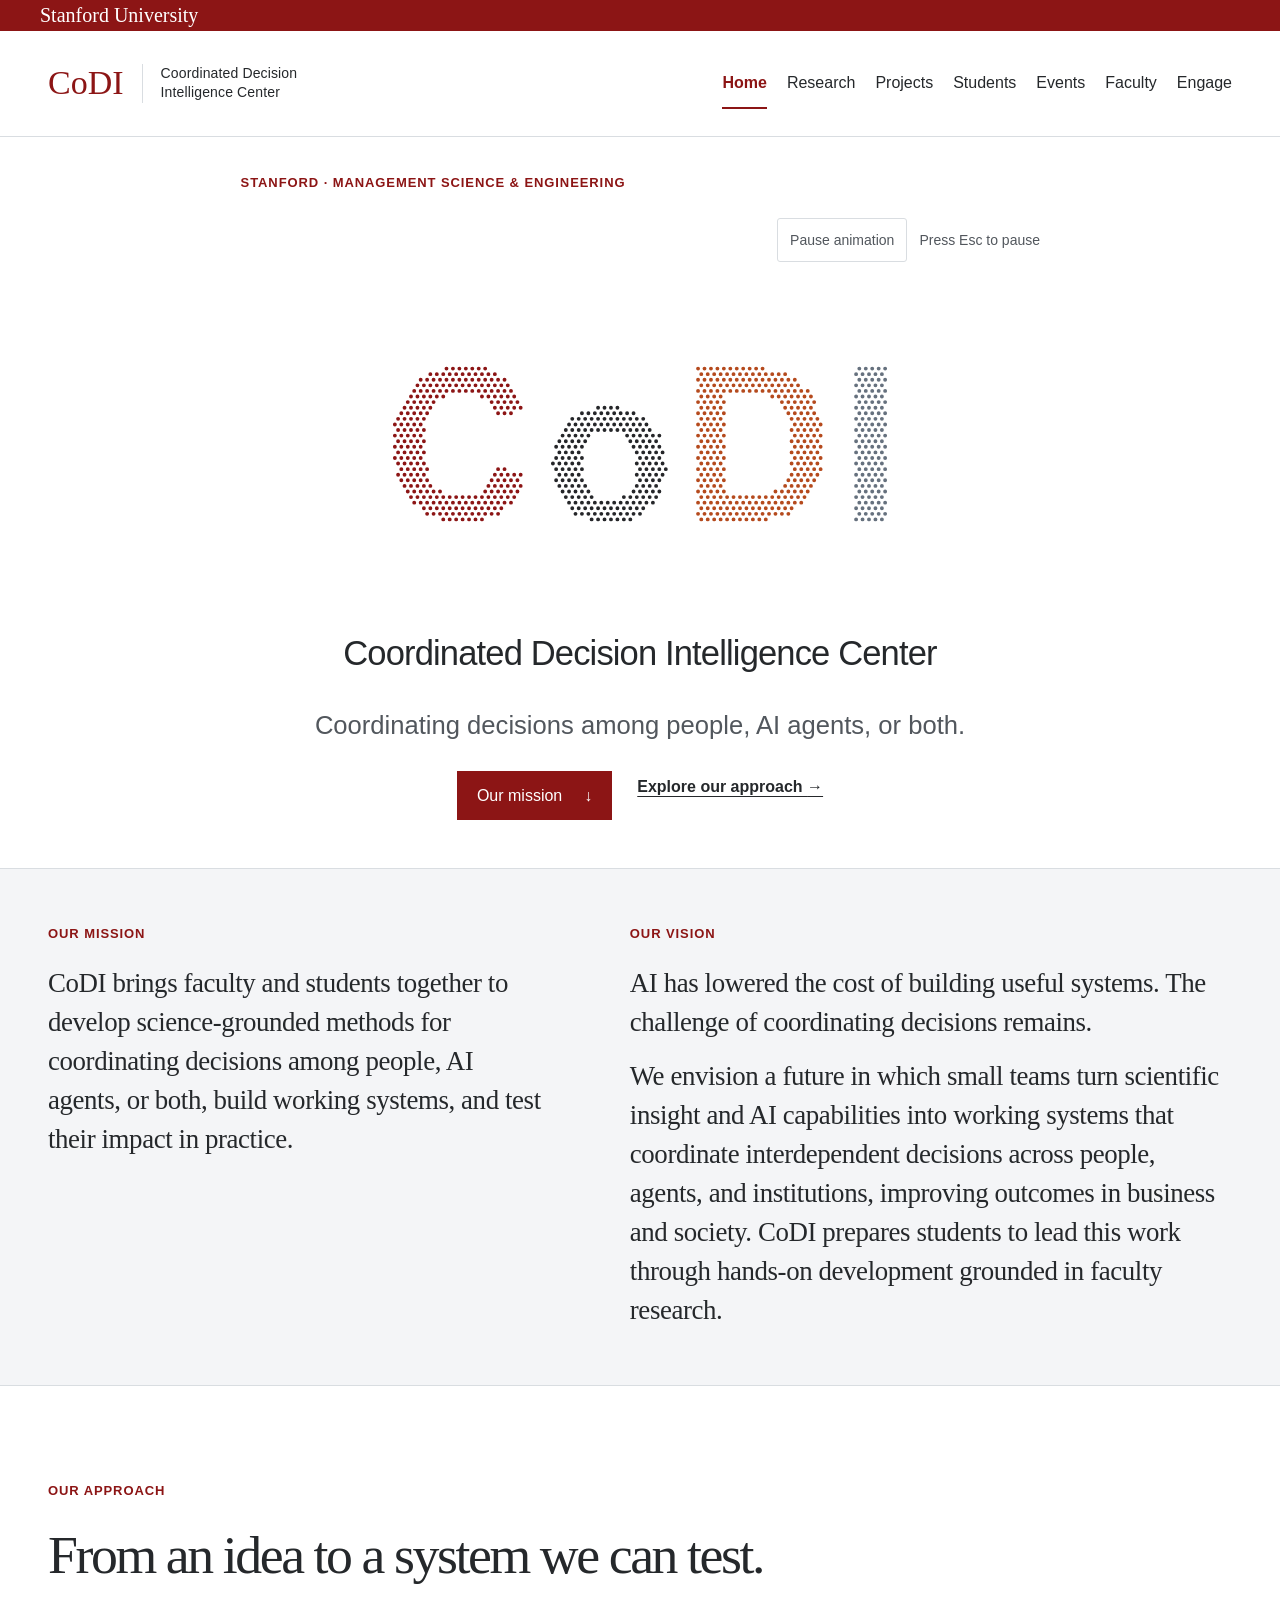
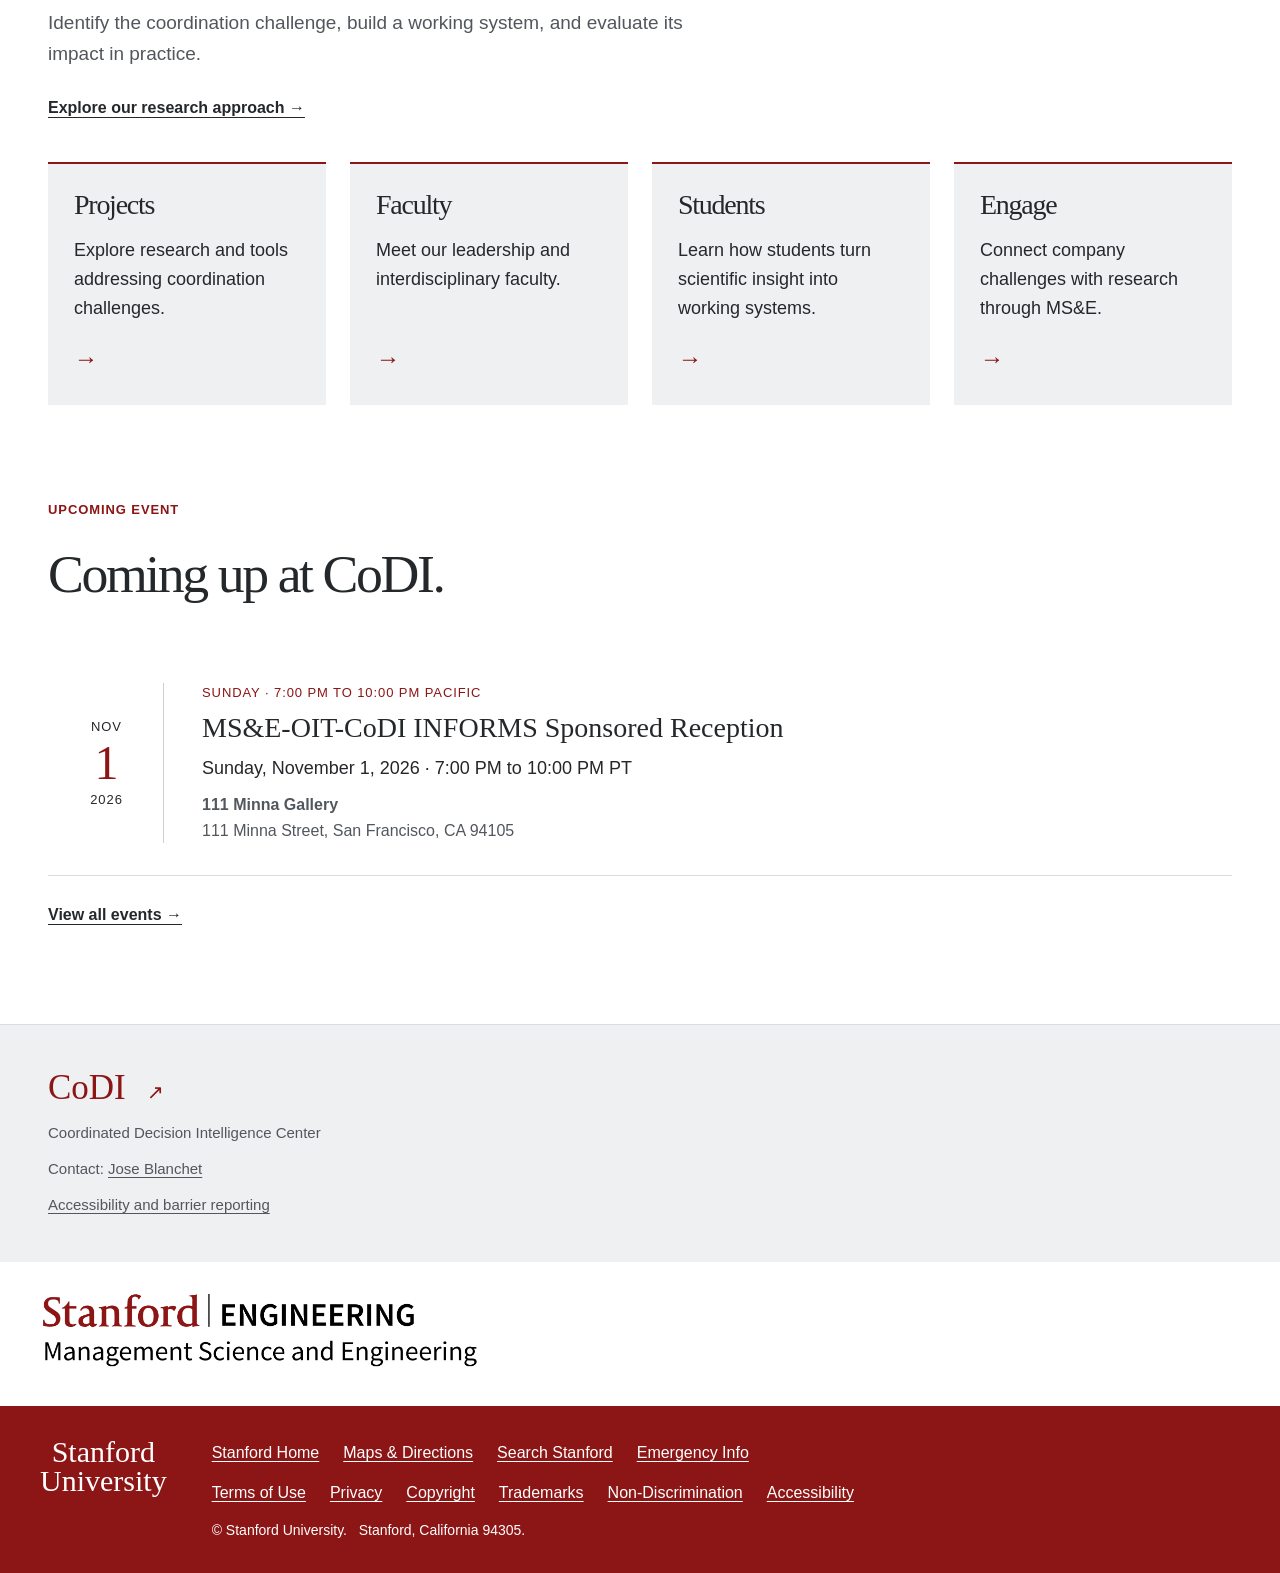
<file: index.html>
<!doctype html>
<html lang="en">
<head>
  <meta charset="utf-8">
  <meta name="viewport" content="width=device-width, initial-scale=1">
  <meta name="description" content="CoDI, the Coordinated Decision Intelligence Center at Stanford, develops science-grounded solutions to coordination challenges.">
  <title>Home | CoDI</title>
  <link rel="stylesheet" href="styles.css?v=mse-footer-20261024">
  <script src="site.js" defer></script>
  <script src="coordination/points.js" defer></script>
  <script src="hero-animation.js?v=opening-20261027" defer></script>
</head>
<body id="top" data-page="home" data-home="./">
  <a class="skip-link" href="#main">Skip to main content</a>
  <div class="stanford-identity"><div class="institution-wrap"><a class="stanford-signature" href="https://www.stanford.edu">Stanford University</a></div></div>
  <header class="site-header">
    <div class="wrap header-inner">
      <a class="brand" href="./" aria-label="CoDI home">
        <span class="brand-name">CoDI<span class="brand-sub">Coordinated Decision <br>Intelligence Center</span></span>
      </a>
      <button class="menu-toggle" type="button" aria-expanded="false" aria-controls="primary-nav" hidden>Menu <span aria-hidden="true">+</span></button>
      <nav id="primary-nav" aria-label="Main navigation"><a href="./" aria-current="page">Home</a><a href="research/">Research</a><a href="projects/">Projects</a><a href="students/">Students</a><a href="events/">Events</a><a href="faculty/">Faculty</a><a href="engage/">Engage</a></nav>
    </div>
  </header>
  <main id="main" tabindex="-1">
    <section class="hero identity-hero wrap" id="about" aria-labelledby="hero-heading">
      <div class="hero-copy">
        <p class="eyebrow">Stanford · Management Science &amp; Engineering</p>
        <div class="hero-motion" id="hero-motion">
          <div class="motion-controls"><button class="motion-toggle" aria-controls="hero-coordination" id="hero-motion-toggle" type="button" hidden>Pause animation</button><span class="motion-help">Press Esc to pause</span></div>
          <h1 id="hero-heading"><span class="hero-word">CoDI</span><canvas id="hero-coordination" aria-hidden="true" hidden></canvas></h1>
        </div>
        <p class="center-name">Coordinated Decision Intelligence Center</p>
        <p class="hero-lead">Coordinating decisions among people, AI agents, or both.</p>
        <div class="hero-actions"><a class="button primary" href="#mission">Our mission <span aria-hidden="true">↓</span></a><a class="text-link" href="research/#research">Explore our approach <span aria-hidden="true">→</span></a></div>
      </div>
    </section>
    <div class="purpose-band">
      <div class="wrap purpose-grid">
        <section class="mission-copy" id="mission" aria-labelledby="mission-heading">
          <h2 id="mission-heading">Our mission</h2>
          <p>CoDI brings faculty and students together to develop science-grounded methods for coordinating decisions among people, AI agents, or both, build working systems, and test their impact in practice.</p>
        </section>
        <section class="vision-copy" id="vision" aria-labelledby="vision-heading">
          <h2 id="vision-heading">Our vision</h2>
          <p>AI has lowered the cost of building useful systems. The challenge of coordinating decisions remains.</p>
          <p>We envision a future in which small teams turn scientific insight and AI capabilities into working systems that coordinate interdependent decisions across people, agents, and institutions, improving outcomes in business and society. CoDI prepares students to lead this work through hands-on development grounded in faculty research.</p>
        </section>
      </div>
    </div>
<section class="section wrap home-approach" aria-labelledby="approach-heading"><div class="section-heading"><p class="eyebrow">Our approach</p><h2 id="approach-heading">From an idea to a system we can test.</h2><p>Identify the coordination challenge, build a working system, and evaluate its impact in practice.</p></div><a class="text-link" href="research/#research">Explore our research approach →</a></section>
<section class="home-explore wrap" aria-label="Explore CoDI"><a href="projects/#projects"><h2>Projects</h2><p>Explore research and tools addressing coordination challenges.</p><span aria-hidden="true">→</span></a><a href="faculty/#people"><h2>Faculty</h2><p>Meet our leadership and interdisciplinary faculty.</p><span aria-hidden="true">→</span></a><a href="students/#students"><h2>Students</h2><p>Learn how students turn scientific insight into working systems.</p><span aria-hidden="true">→</span></a><a href="engage/#engage"><h2>Engage</h2><p>Connect company challenges with research through MS&amp;E.</p><span aria-hidden="true">→</span></a></section>
<section class="section wrap" aria-labelledby="upcoming-heading"><div class="section-heading"><p class="eyebrow">Upcoming event</p><h2 id="upcoming-heading">Coming up at CoDI.</h2></div><article class="event" id="event-informs-reception"><div class="event-date"><span>NOV</span><strong>1</strong><span>2026</span></div><div><p class="event-status">Sunday · 7:00 PM to 10:00 PM Pacific</p><h3>MS&amp;E-OIT-CoDI INFORMS Sponsored Reception</h3><p>Sunday, November 1, 2026 · <time datetime="2026-11-01T19:00:00-08:00">7:00 PM</time> to <time datetime="2026-11-01T22:00:00-08:00">10:00 PM PT</time></p><p class="event-meta"><strong>111 Minna Gallery</strong><br>111 Minna Street, San Francisco, CA 94105</p></div></article><p class="home-event-link"><a class="text-link" href="events/#events">View all events →</a></p></section>  </main>
  <footer class="local-footer"><div class="wrap footer-inner"><div><a class="footer-brand" href="./">CoDI <span aria-hidden="true">↗</span></a><p>Coordinated Decision Intelligence Center</p><p>Contact: <a href="mailto:jose.blanchet@stanford.edu">Jose Blanchet</a></p><p><a href="https://www.stanford.edu/site/accessibility">Accessibility and barrier reporting</a></p></div></div></footer>
<div class="department-affiliation"><div class="institution-wrap"><a href="https://msande.stanford.edu/" aria-label="Stanford Management Science and Engineering"><img src="media/mse-logo.png" width="6671" height="1216" loading="lazy" decoding="async" alt="Stanford Management Science &amp; Engineering"></a></div></div>
<footer class="stanford-global"><div class="institution-wrap"><a class="stanford-signature" href="https://www.stanford.edu">Stanford<br>University</a><div><nav aria-label="Stanford resources"><ul><li><a href="https://www.stanford.edu">Stanford Home</a></li><li><a href="https://visit.stanford.edu/plan/">Maps &amp; Directions</a></li><li><a href="https://www.stanford.edu/search/">Search Stanford</a></li><li><a href="https://emergency.stanford.edu">Emergency Info</a></li></ul><ul><li><a href="https://www.stanford.edu/site/terms/">Terms of Use</a></li><li><a href="https://www.stanford.edu/site/privacy/">Privacy</a></li><li><a href="https://uit.stanford.edu/security/copyright-infringement">Copyright</a></li><li><a href="https://adminguide.stanford.edu/chapter-1/subchapter-5/policy-1-5-4">Trademarks</a></li><li><a href="https://studentservices.stanford.edu/more-resources/student-policies/non-academic/non-discrimination">Non-Discrimination</a></li><li><a href="https://www.stanford.edu/site/accessibility">Accessibility</a></li></ul></nav><p>© Stanford University. &nbsp; Stanford, California 94305.</p></div></div></footer>
</body>
</html>
</file>
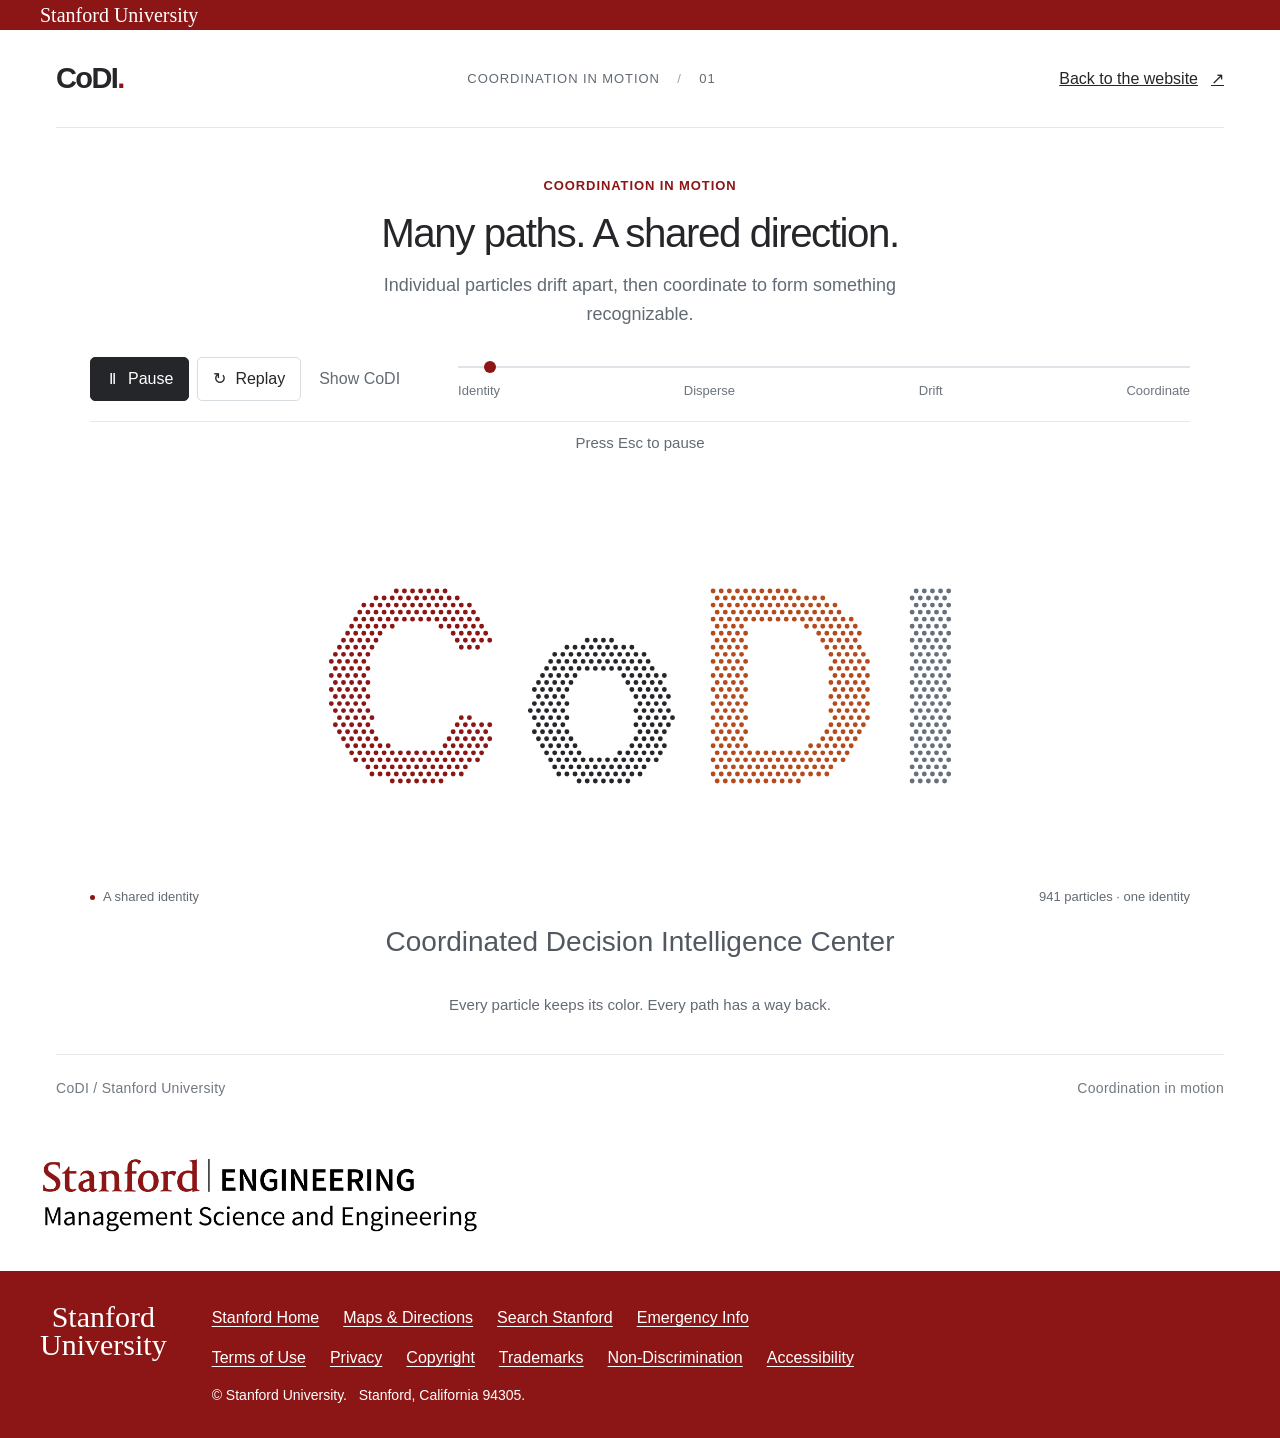
<file: coordination/index.html>
<!doctype html>
<html lang="en">
<head>
  <meta charset="utf-8">
  <meta name="viewport" content="width=device-width,initial-scale=1">
  <meta name="theme-color" content="#ffffff">
  <meta name="description" content="A CoDI motion study: individual particles find a shared direction.">
  <title>CoDI — Coordination in motion</title>
  <link rel="stylesheet" href="styles.css?v=mse-footer-20261024">
  <script src="points.js" defer></script>
  <script src="animation.js" defer></script>
</head>
<body><a class="study-skip" href="#study-main">Skip to main content</a><div class="stanford-identity"><div class="institution-wrap"><a class="stanford-signature" href="https://www.stanford.edu">Stanford University</a></div></div>
  <main class="study" id="study-main" tabindex="-1">
    <header class="masthead">
      <a class="wordmark" href="../" aria-label="Back to the CoDI website">CoDI<span class="wordmark-dot" aria-hidden="true">.</span></a>
      <span class="study-label">Coordination in motion <span aria-hidden="true">/</span> 01</span>
      <a class="back-link" href="../">Back to the website <span aria-hidden="true">↗</span></a>
    </header>

    <section class="intro" aria-labelledby="study-title">
      <p class="eyebrow">Coordination in motion</p>
      <h1 id="study-title">Many paths. A shared direction.</h1>
      <p class="intro-copy">Individual particles drift apart, then coordinate to form something recognizable.</p>
    </section>

    <section class="motion" aria-label="Coordination animation">
      <div class="playback" aria-label="Animation controls">
        <div class="playback-buttons">
          <button id="toggle" class="button primary" type="button" aria-label="Pause animation"><span id="toggle-icon" aria-hidden="true">Ⅱ</span><span id="toggle-text">Pause</span></button>
          <button id="replay" class="button" type="button"><span aria-hidden="true">↻</span> Replay</button>
          <button id="show-word" class="button text-button" type="button">Show CoDI</button>
        </div>
        <div class="timeline">
          <label for="scrub" class="sr-only">Animation position</label>
          <input type="range" id="scrub" min="0" max="1000" step="1" value="0" aria-valuetext="A shared identity">
          <div class="timeline-labels" aria-hidden="true"><span>Identity</span><span>Disperse</span><span>Drift</span><span>Coordinate</span></div>
        </div>
      </div>
      <p class="motion-help">Press Esc to pause</p>
      <div class="canvas-wrap">
        <canvas id="coordination" aria-label="Colored particles form CoDI, spread into a ring, drift, and return to CoDI." role="img">CoDI — Coordinated Decision Intelligence Center</canvas>
        <p id="canvas-fallback" class="canvas-fallback" hidden>CoDI</p>
        <div class="stage-note"><span class="live-dot" aria-hidden="true"></span><span id="phase-label">A shared identity</span></div>
        <span class="particle-note" aria-hidden="true">941 particles · one identity</span>
      </div>
      <p class="center-name">Coordinated Decision Intelligence Center</p>

      <p id="motion-note" class="motion-note">Every particle keeps its color. Every path has a way back.</p>
      <p id="status" class="sr-only" role="status" aria-live="polite"></p>
    </section>
    <footer><span>CoDI / Stanford University</span><span>Coordination in motion</span></footer>
  </main>
<div class="department-affiliation"><div class="institution-wrap"><a href="https://msande.stanford.edu/" aria-label="Stanford Management Science and Engineering"><img src="../media/mse-logo.png" width="6671" height="1216" loading="lazy" decoding="async" alt="Stanford Management Science &amp; Engineering"></a></div></div>
<footer class="stanford-global"><div class="institution-wrap"><a class="stanford-signature" href="https://www.stanford.edu">Stanford<br>University</a><div><nav aria-label="Stanford resources"><ul><li><a href="https://www.stanford.edu">Stanford Home</a></li><li><a href="https://visit.stanford.edu/plan/">Maps &amp; Directions</a></li><li><a href="https://www.stanford.edu/search/">Search Stanford</a></li><li><a href="https://emergency.stanford.edu">Emergency Info</a></li></ul><ul><li><a href="https://www.stanford.edu/site/terms/">Terms of Use</a></li><li><a href="https://www.stanford.edu/site/privacy/">Privacy</a></li><li><a href="https://uit.stanford.edu/security/copyright-infringement">Copyright</a></li><li><a href="https://adminguide.stanford.edu/chapter-1/subchapter-5/policy-1-5-4">Trademarks</a></li><li><a href="https://studentservices.stanford.edu/more-resources/student-policies/non-academic/non-discrimination">Non-Discrimination</a></li><li><a href="https://www.stanford.edu/site/accessibility">Accessibility</a></li></ul></nav><p>© Stanford University. &nbsp; Stanford, California 94305.</p></div></div></footer>
</body>
</html>
</file>
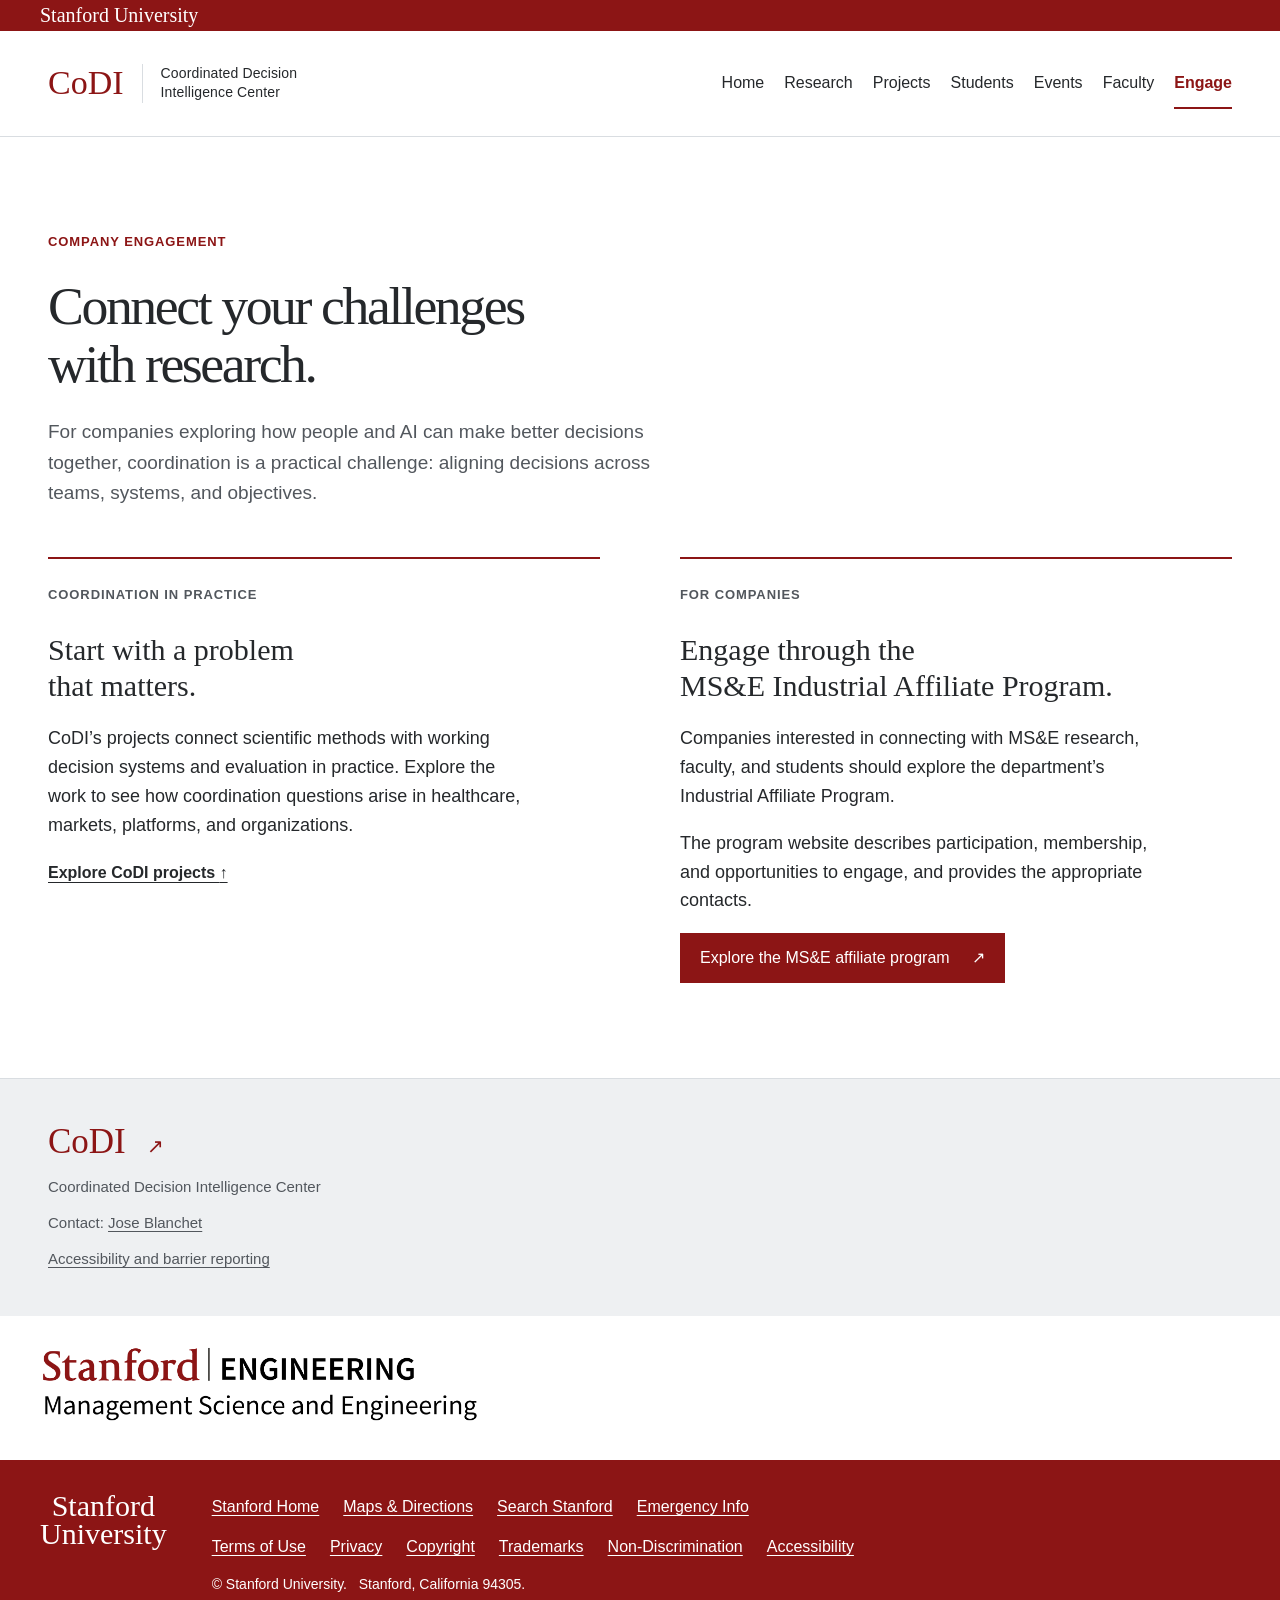
<file: engage/index.html>
<!doctype html>
<html lang="en">
<head>
  <meta charset="utf-8">
  <meta name="viewport" content="width=device-width, initial-scale=1">
  <meta name="description" content="CoDI, the Coordinated Decision Intelligence Center at Stanford, develops science-grounded solutions to coordination challenges.">
  <title>Engage | CoDI</title>
  <link rel="stylesheet" href="../styles.css?v=mse-footer-20261024">
  <script src="../site.js" defer></script>
</head>
<body id="top" data-page="engage" data-home="../">
  <a class="skip-link" href="#main">Skip to main content</a>
  <div class="stanford-identity"><div class="institution-wrap"><a class="stanford-signature" href="https://www.stanford.edu">Stanford University</a></div></div>
  <header class="site-header">
    <div class="wrap header-inner">
      <a class="brand" href="../" aria-label="CoDI home">
        <span class="brand-name">CoDI<span class="brand-sub">Coordinated Decision <br>Intelligence Center</span></span>
      </a>
      <button class="menu-toggle" type="button" aria-expanded="false" aria-controls="primary-nav" hidden>Menu <span aria-hidden="true">+</span></button>
      <nav id="primary-nav" aria-label="Main navigation"><a href="../">Home</a><a href="../research/">Research</a><a href="../projects/">Projects</a><a href="../students/">Students</a><a href="../events/">Events</a><a href="../faculty/">Faculty</a><a href="../engage/" aria-current="page">Engage</a></nav>
    </div>
  </header>
  <main id="main" tabindex="-1">    <section class="section wrap" id="engage" aria-labelledby="engage-heading">
      <div class="section-heading"><p class="eyebrow">Company engagement</p><h1 id="engage-heading">Connect your challenges<br>with research.</h1><p>For companies exploring how people and AI can make better decisions together, coordination is a practical challenge: aligning decisions across teams, systems, and objectives.</p></div>
      <div class="engage-grid">
        <article><span class="small-label">Coordination in practice</span><h3>Start with a problem<br>that matters.</h3><p>CoDI’s projects connect scientific methods with working decision systems and evaluation in practice. Explore the work to see how coordination questions arise in healthcare, markets, platforms, and organizations.</p><a class="text-link" href="../projects/#projects">Explore CoDI projects <span aria-hidden="true">↑</span></a></article>
        <article><span class="small-label">For companies</span><h3>Engage through the<br>MS&amp;E Industrial Affiliate Program.</h3><p>Companies interested in connecting with MS&amp;E research, faculty, and students should explore the department’s Industrial Affiliate Program.</p><p>The program website describes participation, membership, and opportunities to engage, and provides the appropriate contacts.</p><a class="button primary" href="https://msandeaffiliates.stanford.edu/">Explore the MS&amp;E affiliate program <span aria-hidden="true">↗</span></a></article>
      </div>
    </section>
  </main>
  <footer class="local-footer"><div class="wrap footer-inner"><div><a class="footer-brand" href="../">CoDI <span aria-hidden="true">↗</span></a><p>Coordinated Decision Intelligence Center</p><p>Contact: <a href="mailto:jose.blanchet@stanford.edu">Jose Blanchet</a></p><p><a href="https://www.stanford.edu/site/accessibility">Accessibility and barrier reporting</a></p></div></div></footer>
<div class="department-affiliation"><div class="institution-wrap"><a href="https://msande.stanford.edu/" aria-label="Stanford Management Science and Engineering"><img src="../media/mse-logo.png" width="6671" height="1216" loading="lazy" decoding="async" alt="Stanford Management Science &amp; Engineering"></a></div></div>
<footer class="stanford-global"><div class="institution-wrap"><a class="stanford-signature" href="https://www.stanford.edu">Stanford<br>University</a><div><nav aria-label="Stanford resources"><ul><li><a href="https://www.stanford.edu">Stanford Home</a></li><li><a href="https://visit.stanford.edu/plan/">Maps &amp; Directions</a></li><li><a href="https://www.stanford.edu/search/">Search Stanford</a></li><li><a href="https://emergency.stanford.edu">Emergency Info</a></li></ul><ul><li><a href="https://www.stanford.edu/site/terms/">Terms of Use</a></li><li><a href="https://www.stanford.edu/site/privacy/">Privacy</a></li><li><a href="https://uit.stanford.edu/security/copyright-infringement">Copyright</a></li><li><a href="https://adminguide.stanford.edu/chapter-1/subchapter-5/policy-1-5-4">Trademarks</a></li><li><a href="https://studentservices.stanford.edu/more-resources/student-policies/non-academic/non-discrimination">Non-Discrimination</a></li><li><a href="https://www.stanford.edu/site/accessibility">Accessibility</a></li></ul></nav><p>© Stanford University. &nbsp; Stanford, California 94305.</p></div></div></footer>
</body>
</html>
</file>
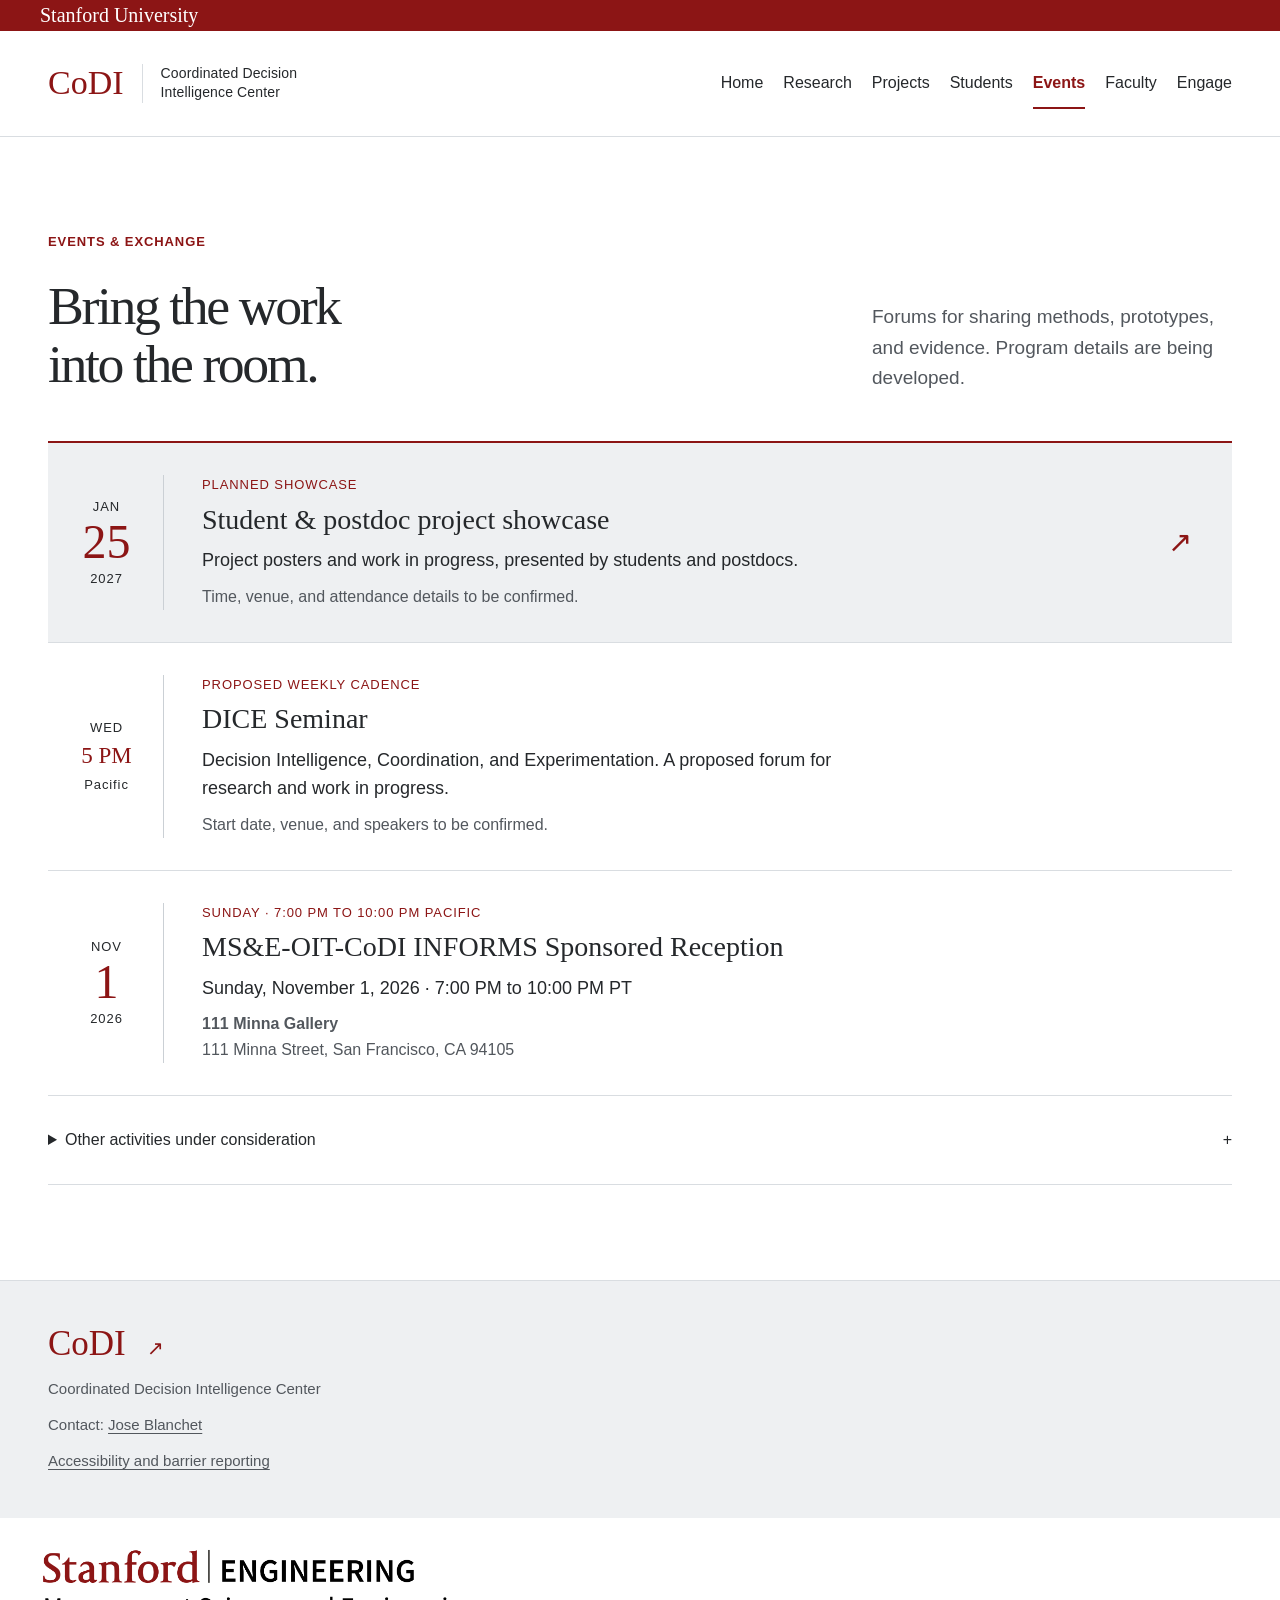
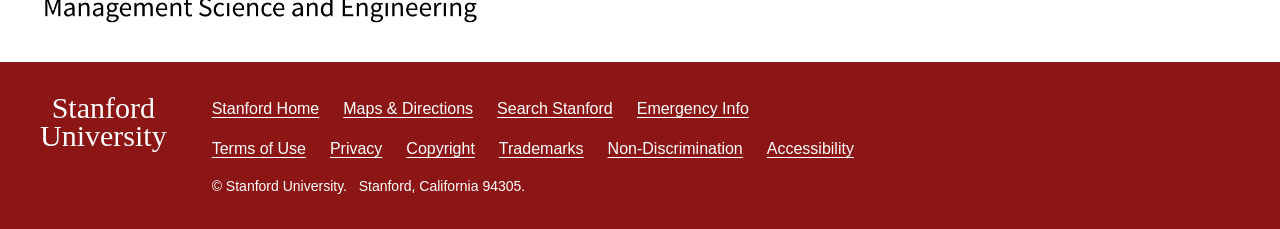
<file: events/index.html>
<!doctype html>
<html lang="en">
<head>
  <meta charset="utf-8">
  <meta name="viewport" content="width=device-width, initial-scale=1">
  <meta name="description" content="CoDI, the Coordinated Decision Intelligence Center at Stanford, develops science-grounded solutions to coordination challenges.">
  <title>Events | CoDI</title>
  <link rel="stylesheet" href="../styles.css?v=mse-footer-20261024">
  <script src="../site.js" defer></script>
</head>
<body id="top" data-page="events" data-home="../">
  <a class="skip-link" href="#main">Skip to main content</a>
  <div class="stanford-identity"><div class="institution-wrap"><a class="stanford-signature" href="https://www.stanford.edu">Stanford University</a></div></div>
  <header class="site-header">
    <div class="wrap header-inner">
      <a class="brand" href="../" aria-label="CoDI home">
        <span class="brand-name">CoDI<span class="brand-sub">Coordinated Decision <br>Intelligence Center</span></span>
      </a>
      <button class="menu-toggle" type="button" aria-expanded="false" aria-controls="primary-nav" hidden>Menu <span aria-hidden="true">+</span></button>
      <nav id="primary-nav" aria-label="Main navigation"><a href="../">Home</a><a href="../research/">Research</a><a href="../projects/">Projects</a><a href="../students/">Students</a><a href="../events/" aria-current="page">Events</a><a href="../faculty/">Faculty</a><a href="../engage/">Engage</a></nav>
    </div>
  </header>
  <main id="main" tabindex="-1">    <section class="section wrap" id="events" aria-labelledby="events-heading">
      <div class="section-heading inline-heading"><div><p class="eyebrow">Events &amp; exchange</p><h1 id="events-heading">Bring the work<br>into the room.</h1></div><p>Forums for sharing methods, prototypes, and evidence. Program details are being developed.</p></div>
      <article class="event featured-event"><div class="event-date"><span>JAN</span><strong>25</strong><span>2027</span></div><div><p class="event-status">Planned showcase</p><h3>Student &amp; postdoc project showcase</h3><p>Project posters and work in progress, presented by students and postdocs.</p><p class="event-meta">Time, venue, and attendance details to be confirmed.</p></div><span class="event-arrow" aria-hidden="true">↗</span></article>
      <article class="event"><div class="event-date words"><span>WED</span><strong>5 PM</strong><span>Pacific</span></div><div><p class="event-status">Proposed weekly cadence</p><h3>DICE Seminar</h3><p>Decision Intelligence, Coordination, and Experimentation. A proposed forum for research and work in progress.</p><p class="event-meta">Start date, venue, and speakers to be confirmed.</p></div></article>
      <article class="event" id="event-informs-reception"><div class="event-date"><span>NOV</span><strong>1</strong><span>2026</span></div><div><p class="event-status">Sunday · 7:00 PM to 10:00 PM Pacific</p><h3>MS&amp;E-OIT-CoDI INFORMS Sponsored Reception</h3><p>Sunday, November 1, 2026 · <time datetime="2026-11-01T19:00:00-08:00">7:00 PM</time> to <time datetime="2026-11-01T22:00:00-08:00">10:00 PM PT</time></p><p class="event-meta"><strong>111 Minna Gallery</strong><br>111 Minna Street, San Francisco, CA 94105</p></div></article>
      <details class="program-details"><summary>Other activities under consideration <span aria-hidden="true">+</span></summary><p>The proposed program also includes impact lectures, PhD student workshops, executive education, and an annual lecture and capstone showcase. Formats, participation, and scheduling remain under review.</p></details>
    </section>
  </main>
  <footer class="local-footer"><div class="wrap footer-inner"><div><a class="footer-brand" href="../">CoDI <span aria-hidden="true">↗</span></a><p>Coordinated Decision Intelligence Center</p><p>Contact: <a href="mailto:jose.blanchet@stanford.edu">Jose Blanchet</a></p><p><a href="https://www.stanford.edu/site/accessibility">Accessibility and barrier reporting</a></p></div></div></footer>
<div class="department-affiliation"><div class="institution-wrap"><a href="https://msande.stanford.edu/" aria-label="Stanford Management Science and Engineering"><img src="../media/mse-logo.png" width="6671" height="1216" loading="lazy" decoding="async" alt="Stanford Management Science &amp; Engineering"></a></div></div>
<footer class="stanford-global"><div class="institution-wrap"><a class="stanford-signature" href="https://www.stanford.edu">Stanford<br>University</a><div><nav aria-label="Stanford resources"><ul><li><a href="https://www.stanford.edu">Stanford Home</a></li><li><a href="https://visit.stanford.edu/plan/">Maps &amp; Directions</a></li><li><a href="https://www.stanford.edu/search/">Search Stanford</a></li><li><a href="https://emergency.stanford.edu">Emergency Info</a></li></ul><ul><li><a href="https://www.stanford.edu/site/terms/">Terms of Use</a></li><li><a href="https://www.stanford.edu/site/privacy/">Privacy</a></li><li><a href="https://uit.stanford.edu/security/copyright-infringement">Copyright</a></li><li><a href="https://adminguide.stanford.edu/chapter-1/subchapter-5/policy-1-5-4">Trademarks</a></li><li><a href="https://studentservices.stanford.edu/more-resources/student-policies/non-academic/non-discrimination">Non-Discrimination</a></li><li><a href="https://www.stanford.edu/site/accessibility">Accessibility</a></li></ul></nav><p>© Stanford University. &nbsp; Stanford, California 94305.</p></div></div></footer>
</body>
</html>
</file>
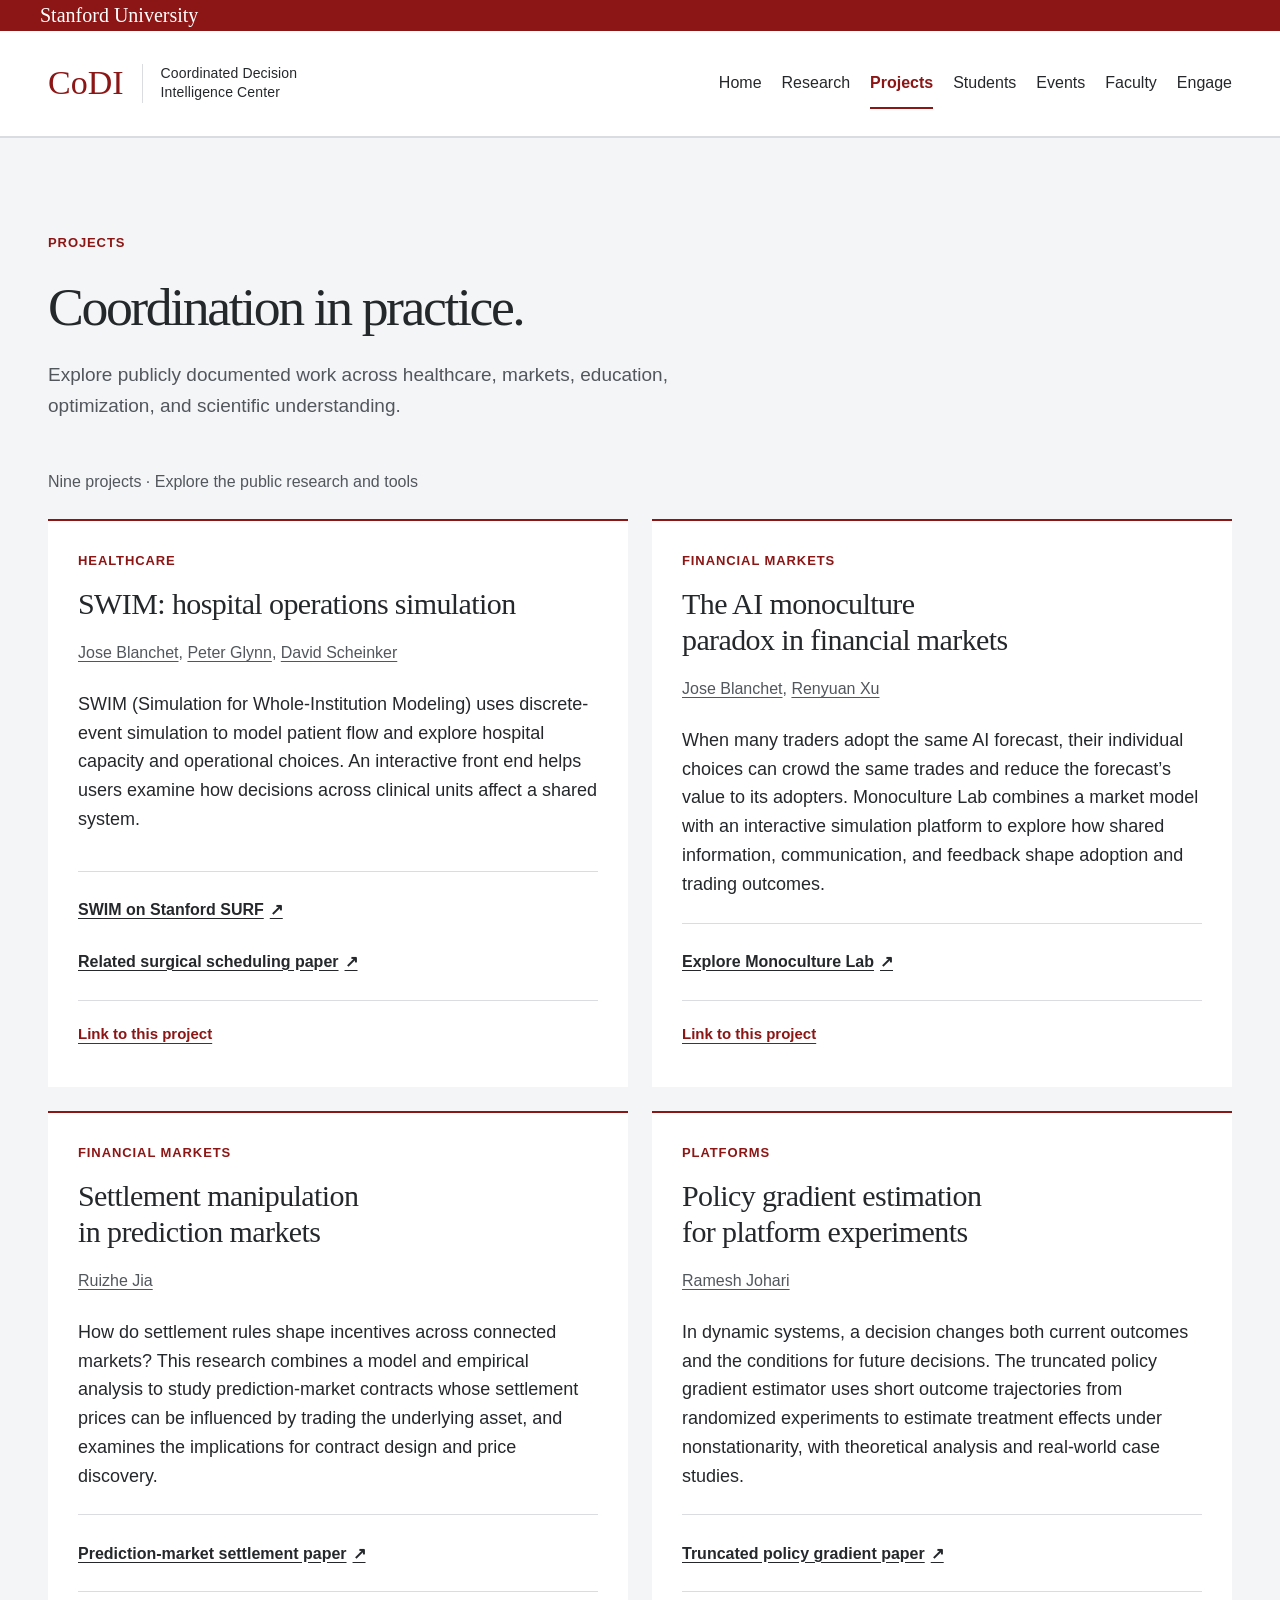
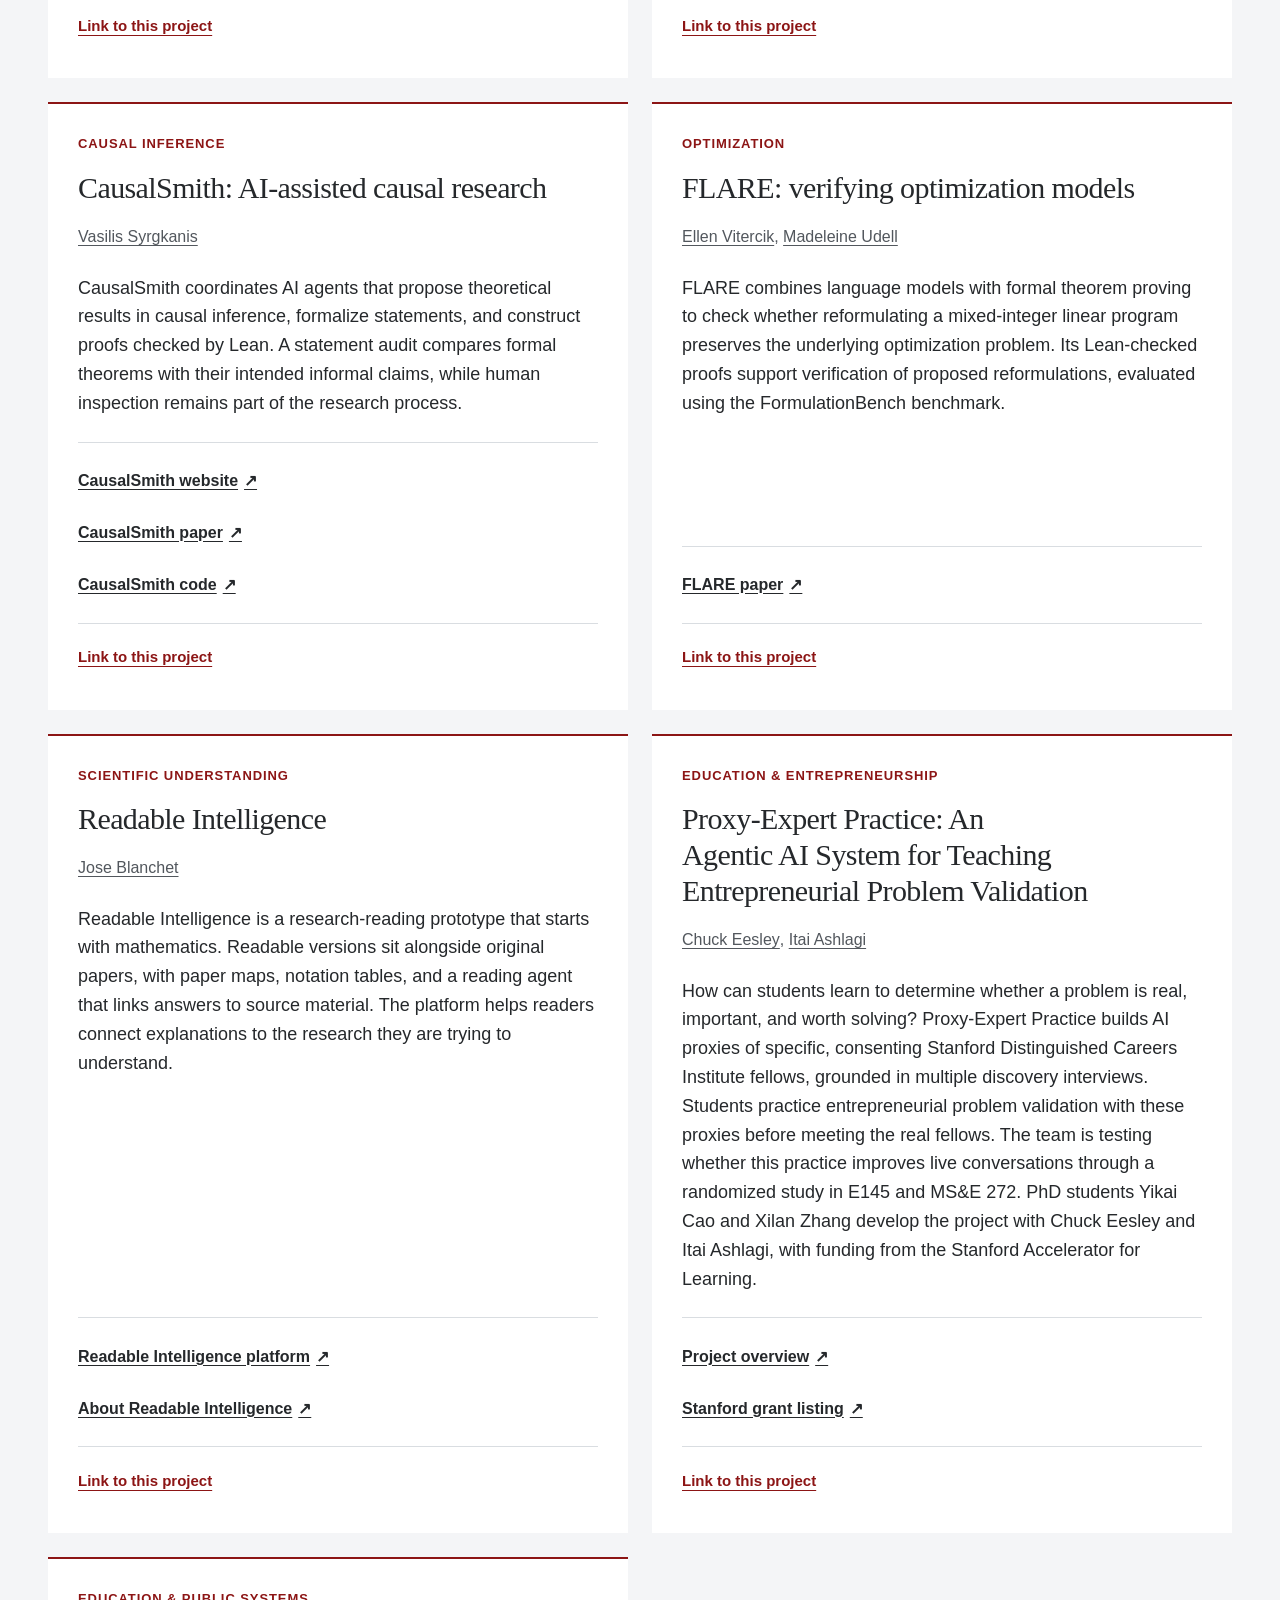
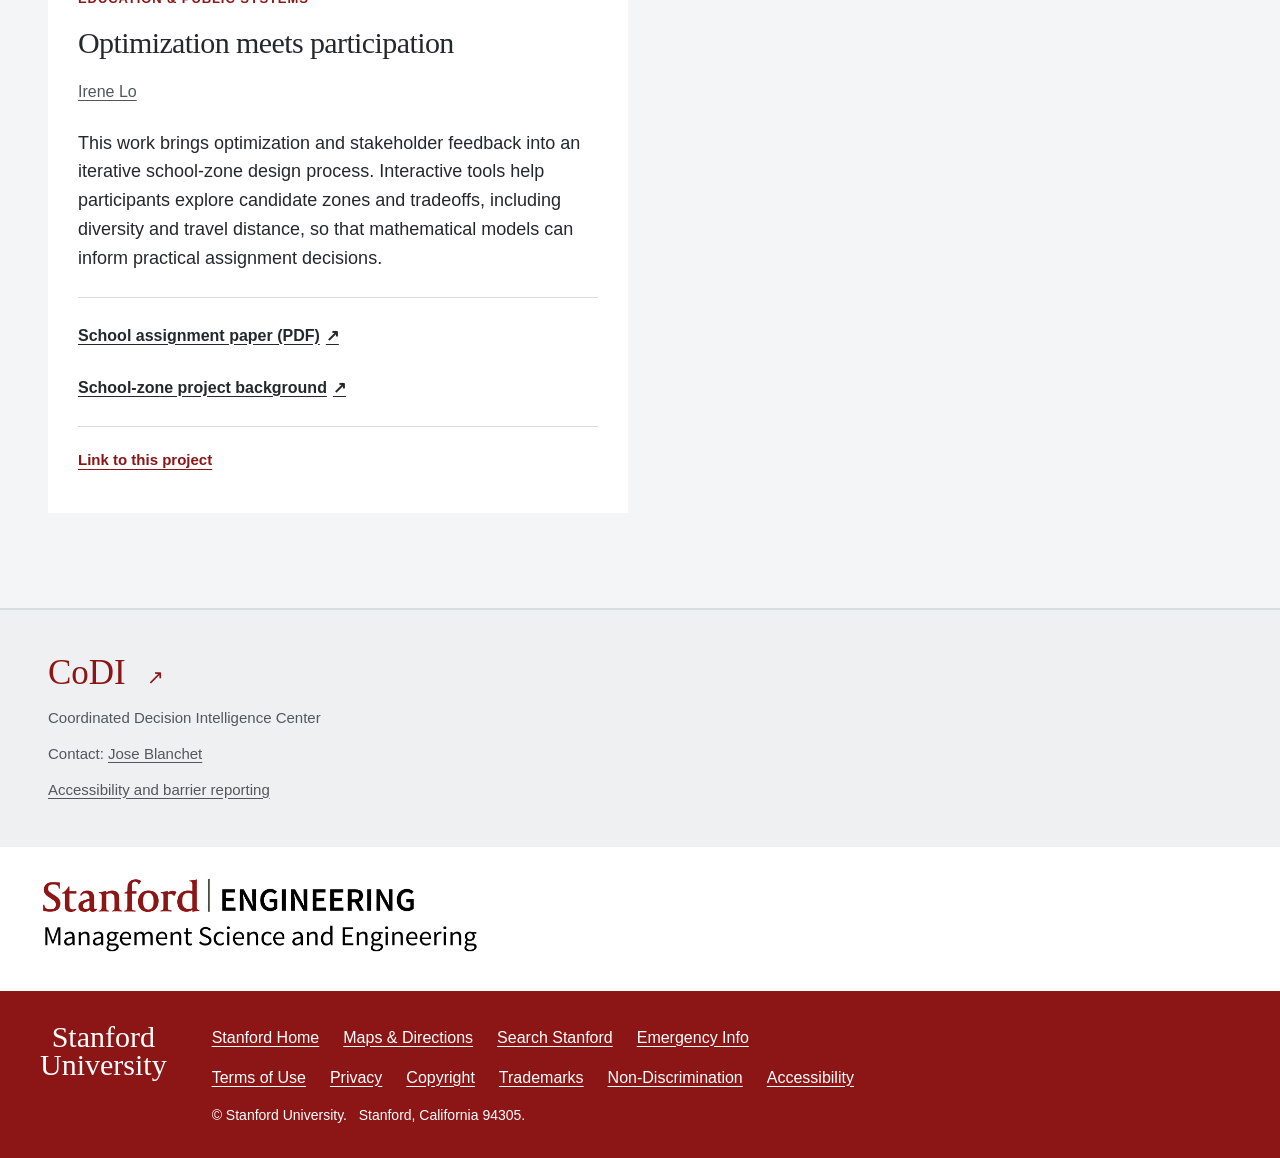
<file: projects/index.html>
<!doctype html>
<html lang="en">
<head>
  <meta charset="utf-8">
  <meta name="viewport" content="width=device-width, initial-scale=1">
  <meta name="description" content="CoDI, the Coordinated Decision Intelligence Center at Stanford, develops science-grounded solutions to coordination challenges.">
  <title>Projects | CoDI</title>
  <link rel="stylesheet" href="../styles.css?v=mse-footer-20261024">
  <script src="../site.js" defer></script>
</head>
<body id="top" data-page="projects" data-home="../">
  <a class="skip-link" href="#main">Skip to main content</a>
  <div class="stanford-identity"><div class="institution-wrap"><a class="stanford-signature" href="https://www.stanford.edu">Stanford University</a></div></div>
  <header class="site-header">
    <div class="wrap header-inner">
      <a class="brand" href="../" aria-label="CoDI home">
        <span class="brand-name">CoDI<span class="brand-sub">Coordinated Decision <br>Intelligence Center</span></span>
      </a>
      <button class="menu-toggle" type="button" aria-expanded="false" aria-controls="primary-nav" hidden>Menu <span aria-hidden="true">+</span></button>
      <nav id="primary-nav" aria-label="Main navigation"><a href="../">Home</a><a href="../research/">Research</a><a href="../projects/" aria-current="page">Projects</a><a href="../students/">Students</a><a href="../events/">Events</a><a href="../faculty/">Faculty</a><a href="../engage/">Engage</a></nav>
    </div>
  </header>
  <main id="main" tabindex="-1">    <section class="projects-section" id="projects" aria-labelledby="projects-heading"><div class="wrap section">
      <div class="section-heading"><p class="eyebrow">Projects</p><h1 id="projects-heading">Coordination in practice.</h1><p>Explore publicly documented work across healthcare, markets, education, optimization, and scientific understanding.</p></div>
      <p class="collection-note">Nine projects · Explore the public research and tools</p>
      <div class="project-grid"><article class="project-card" id="project-hospital-operations">
      <p class="small-label">Healthcare</p><h3>SWIM: hospital operations simulation</h3>
      <p class="project-faculty"><a href="../faculty/#person-jose-blanchet" aria-label="Jose Blanchet — CoDI profile">Jose Blanchet</a>, <a href="../faculty/#person-peter-glynn" aria-label="Peter Glynn — CoDI profile">Peter Glynn</a>, <a href="../faculty/#person-david-scheinker" aria-label="David Scheinker — CoDI profile">David Scheinker</a></p><p class="project-description">SWIM (Simulation for Whole-Institution Modeling) uses discrete-event simulation to model patient flow and explore hospital capacity and operational choices. An interactive front end helps users examine how decisions across clinical units affect a shared system.</p>
      <ul class="project-sources" aria-label="Public sources for SWIM: hospital operations simulation"><li><a href="https://surf.stanford.edu/projects">SWIM on Stanford SURF <span aria-hidden="true">↗</span></a></li><li><a href="https://arxiv.org/abs/2203.08146">Related surgical scheduling paper <span aria-hidden="true">↗</span></a></li></ul>
      <div class="project-actions"><a href="#project-hospital-operations" aria-label="Link to SWIM: hospital operations simulation">Link to this project</a></div>
    </article>
<article class="project-card" id="project-ai-monoculture">
      <p class="small-label">Financial markets</p><h3>The AI monoculture paradox in financial markets</h3>
      <p class="project-faculty"><a href="../faculty/#person-jose-blanchet" aria-label="Jose Blanchet — CoDI profile">Jose Blanchet</a>, <a href="../faculty/#person-renyuan-xu" aria-label="Renyuan Xu — CoDI profile">Renyuan Xu</a></p><p class="project-description">When many traders adopt the same AI forecast, their individual choices can crowd the same trades and reduce the forecast’s value to its adopters. Monoculture Lab combines a market model with an interactive simulation platform to explore how shared information, communication, and feedback shape adoption and trading outcomes.</p>
      <ul class="project-sources" aria-label="Public sources for The AI monoculture paradox in financial markets"><li><a href="https://monoculture-sandbox.fly.dev/#/welcome">Explore Monoculture Lab <span aria-hidden="true">↗</span></a></li></ul>
      <div class="project-actions"><a href="#project-ai-monoculture" aria-label="Link to The AI monoculture paradox in financial markets">Link to this project</a></div>
    </article>
<article class="project-card" id="project-financial-markets">
      <p class="small-label">Financial markets</p><h3>Settlement manipulation in prediction markets</h3>
      <p class="project-faculty"><a href="../faculty/#person-ruizhe-jia" aria-label="Ruizhe Jia — CoDI profile">Ruizhe Jia</a></p><p class="project-description">How do settlement rules shape incentives across connected markets? This research combines a model and empirical analysis to study prediction-market contracts whose settlement prices can be influenced by trading the underlying asset, and examines the implications for contract design and price discovery.</p>
      <ul class="project-sources" aria-label="Public sources for Settlement manipulation in prediction markets"><li><a href="https://arxiv.org/abs/2606.31675">Prediction-market settlement paper <span aria-hidden="true">↗</span></a></li></ul>
      <div class="project-actions"><a href="#project-financial-markets" aria-label="Link to Settlement manipulation in prediction markets">Link to this project</a></div>
    </article>
<article class="project-card" id="project-platform-experiments">
      <p class="small-label">Platforms</p><h3>Policy gradient estimation for platform experiments</h3>
      <p class="project-faculty"><a href="../faculty/#person-ramesh-johari" aria-label="Ramesh Johari — CoDI profile">Ramesh Johari</a></p><p class="project-description">In dynamic systems, a decision changes both current outcomes and the conditions for future decisions. The truncated policy gradient estimator uses short outcome trajectories from randomized experiments to estimate treatment effects under nonstationarity, with theoretical analysis and real-world case studies.</p>
      <ul class="project-sources" aria-label="Public sources for Policy gradient estimation for platform experiments"><li><a href="https://arxiv.org/abs/2506.05308">Truncated policy gradient paper <span aria-hidden="true">↗</span></a></li></ul>
      <div class="project-actions"><a href="#project-platform-experiments" aria-label="Link to Policy gradient estimation for platform experiments">Link to this project</a></div>
    </article>
<article class="project-card" id="project-causal-agents">
      <p class="small-label">Causal inference</p><h3>CausalSmith: AI-assisted causal research</h3>
      <p class="project-faculty"><a href="../faculty/#person-vasilis-syrgkanis" aria-label="Vasilis Syrgkanis — CoDI profile">Vasilis Syrgkanis</a></p><p class="project-description">CausalSmith coordinates AI agents that propose theoretical results in causal inference, formalize statements, and construct proofs checked by Lean. A statement audit compares formal theorems with their intended informal claims, while human inspection remains part of the research process.</p>
      <ul class="project-sources" aria-label="Public sources for CausalSmith: AI-assisted causal research"><li><a href="https://causalsmith.org/">CausalSmith website <span aria-hidden="true">↗</span></a></li><li><a href="https://arxiv.org/abs/2607.22511">CausalSmith paper <span aria-hidden="true">↗</span></a></li><li><a href="https://github.com/Jiyuan-Tan/CausalSmith">CausalSmith code <span aria-hidden="true">↗</span></a></li></ul>
      <div class="project-actions"><a href="#project-causal-agents" aria-label="Link to CausalSmith: AI-assisted causal research">Link to this project</a></div>
    </article>
<article class="project-card" id="project-optimization-modeling">
      <p class="small-label">Optimization</p><h3>FLARE: verifying optimization models</h3>
      <p class="project-faculty"><a href="../faculty/#person-ellen-vitercik" aria-label="Ellen Vitercik — CoDI profile">Ellen Vitercik</a>, <a href="../faculty/#person-madeleine-udell" aria-label="Madeleine Udell — CoDI profile">Madeleine Udell</a></p><p class="project-description">FLARE combines language models with formal theorem proving to check whether reformulating a mixed-integer linear program preserves the underlying optimization problem. Its Lean-checked proofs support verification of proposed reformulations, evaluated using the FormulationBench benchmark.</p>
      <ul class="project-sources" aria-label="Public sources for FLARE: verifying optimization models"><li><a href="https://arxiv.org/abs/2608.25220">FLARE paper <span aria-hidden="true">↗</span></a></li></ul>
      <div class="project-actions"><a href="#project-optimization-modeling" aria-label="Link to FLARE: verifying optimization models">Link to this project</a></div>
    </article>
<article class="project-card" id="project-readable-intelligence">
      <p class="small-label">Scientific understanding</p><h3>Readable Intelligence</h3>
      <p class="project-faculty"><a href="../faculty/#person-jose-blanchet" aria-label="Jose Blanchet — CoDI profile">Jose Blanchet</a></p><p class="project-description">Readable Intelligence is a research-reading prototype that starts with mathematics. Readable versions sit alongside original papers, with paper maps, notation tables, and a reading agent that links answers to source material. The platform helps readers connect explanations to the research they are trying to understand.</p>
      <ul class="project-sources" aria-label="Public sources for Readable Intelligence"><li><a href="https://readable-intelligence.com/">Readable Intelligence platform <span aria-hidden="true">↗</span></a></li><li><a href="https://readable-intelligence.com/about">About Readable Intelligence <span aria-hidden="true">↗</span></a></li></ul>
      <div class="project-actions"><a href="#project-readable-intelligence" aria-label="Link to Readable Intelligence">Link to this project</a></div>
    </article>
<article class="project-card" id="project-proxy-expert-practice">
      <p class="small-label">Education &amp; entrepreneurship</p><h3>Proxy-Expert Practice: An Agentic AI System for Teaching Entrepreneurial Problem Validation</h3>
      <p class="project-faculty"><a href="../faculty/#person-chuck-eesley" aria-label="Chuck Eesley — CoDI profile">Chuck Eesley</a>, <a href="../faculty/#person-itai-ashlagi" aria-label="Itai Ashlagi — CoDI profile">Itai Ashlagi</a></p><p class="project-description">How can students learn to determine whether a problem is real, important, and worth solving? Proxy-Expert Practice builds AI proxies of specific, consenting Stanford Distinguished Careers Institute fellows, grounded in multiple discovery interviews. Students practice entrepreneurial problem validation with these proxies before meeting the real fellows. The team is testing whether this practice improves live conversations through a randomized study in E145 and MS&amp;E 272. PhD students Yikai Cao and Xilan Zhang develop the project with Chuck Eesley and Itai Ashlagi, with funding from the Stanford Accelerator for Learning.</p>
      <ul class="project-sources" aria-label="Public sources for Proxy-Expert Practice"><li><a href="https://chuckeesley.com/blog/proxy-expert-practice-teaching-a-skill-you-can-only-learn-from-an-expert/">Project overview <span aria-hidden="true">↗</span></a></li><li><a href="https://acceleratelearning.stanford.edu/funding/ai-in-teaching-and-learning-at-stanford-innovation-and-evidence-grants/">Stanford grant listing <span aria-hidden="true">↗</span></a></li></ul>
      <div class="project-actions"><a href="#project-proxy-expert-practice" aria-label="Link to Proxy-Expert Practice">Link to this project</a></div>
    </article>
<article class="project-card" id="project-school-assignment">
      <p class="small-label">Education &amp; public systems</p><h3>Optimization meets participation</h3>
      <p class="project-faculty"><a href="../faculty/#person-irene-lo" aria-label="Irene Lo — CoDI profile">Irene Lo</a></p><p class="project-description">This work brings optimization and stakeholder feedback into an iterative school-zone design process. Interactive tools help participants explore candidate zones and tradeoffs, including diversity and travel distance, so that mathematical models can inform practical assignment decisions.</p>
      <ul class="project-sources" aria-label="Public sources for Optimization meets participation"><li><a href="https://conference2025.eaamo.org/conference_information/accepted_papers/papers/optimization_meets_participation.pdf">School assignment paper (PDF) <span aria-hidden="true">↗</span></a></li><li><a href="https://klmentzer.github.io/projects/">School-zone project background <span aria-hidden="true">↗</span></a></li></ul>
      <div class="project-actions"><a href="#project-school-assignment" aria-label="Link to Optimization meets participation">Link to this project</a></div>
    </article></div>
    </div></section>
  </main>
  <footer class="local-footer"><div class="wrap footer-inner"><div><a class="footer-brand" href="../">CoDI <span aria-hidden="true">↗</span></a><p>Coordinated Decision Intelligence Center</p><p>Contact: <a href="mailto:jose.blanchet@stanford.edu">Jose Blanchet</a></p><p><a href="https://www.stanford.edu/site/accessibility">Accessibility and barrier reporting</a></p></div></div></footer>
<div class="department-affiliation"><div class="institution-wrap"><a href="https://msande.stanford.edu/" aria-label="Stanford Management Science and Engineering"><img src="../media/mse-logo.png" width="6671" height="1216" loading="lazy" decoding="async" alt="Stanford Management Science &amp; Engineering"></a></div></div>
<footer class="stanford-global"><div class="institution-wrap"><a class="stanford-signature" href="https://www.stanford.edu">Stanford<br>University</a><div><nav aria-label="Stanford resources"><ul><li><a href="https://www.stanford.edu">Stanford Home</a></li><li><a href="https://visit.stanford.edu/plan/">Maps &amp; Directions</a></li><li><a href="https://www.stanford.edu/search/">Search Stanford</a></li><li><a href="https://emergency.stanford.edu">Emergency Info</a></li></ul><ul><li><a href="https://www.stanford.edu/site/terms/">Terms of Use</a></li><li><a href="https://www.stanford.edu/site/privacy/">Privacy</a></li><li><a href="https://uit.stanford.edu/security/copyright-infringement">Copyright</a></li><li><a href="https://adminguide.stanford.edu/chapter-1/subchapter-5/policy-1-5-4">Trademarks</a></li><li><a href="https://studentservices.stanford.edu/more-resources/student-policies/non-academic/non-discrimination">Non-Discrimination</a></li><li><a href="https://www.stanford.edu/site/accessibility">Accessibility</a></li></ul></nav><p>© Stanford University. &nbsp; Stanford, California 94305.</p></div></div></footer>
</body>
</html>
</file>
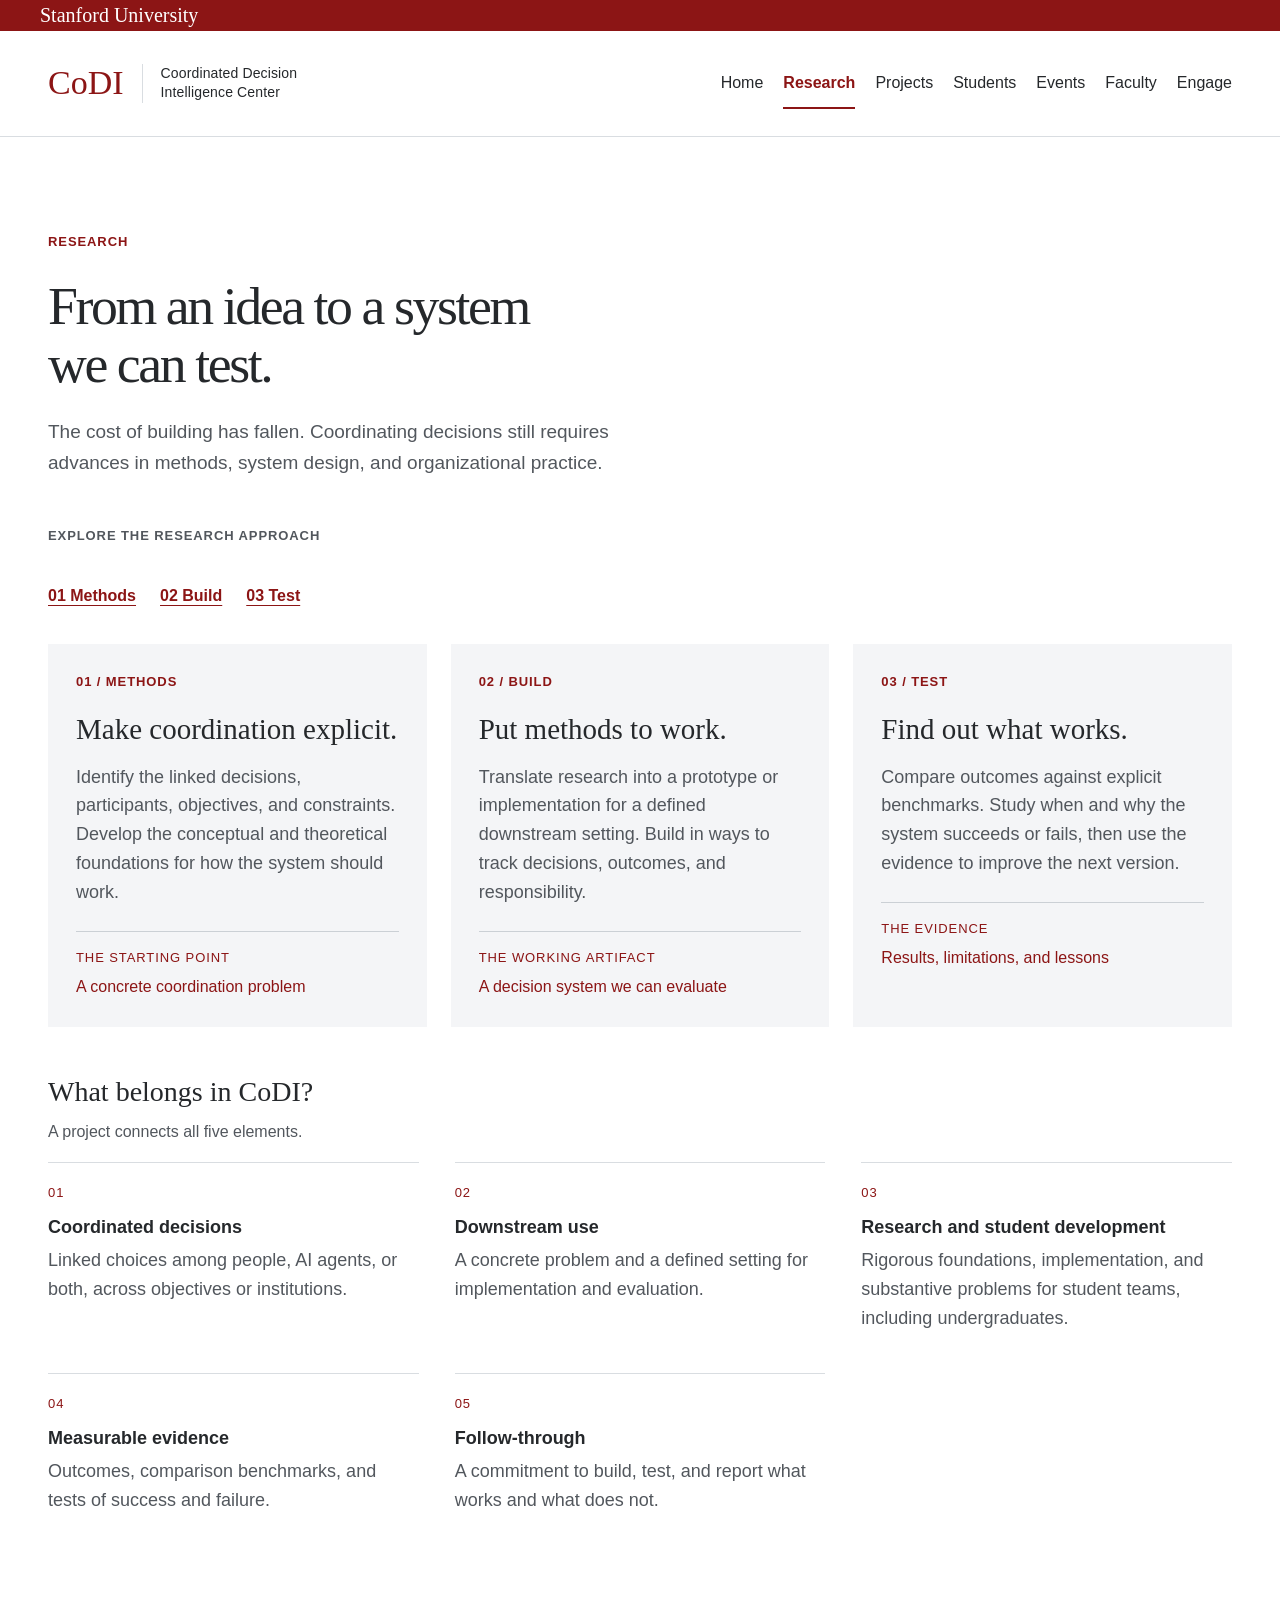
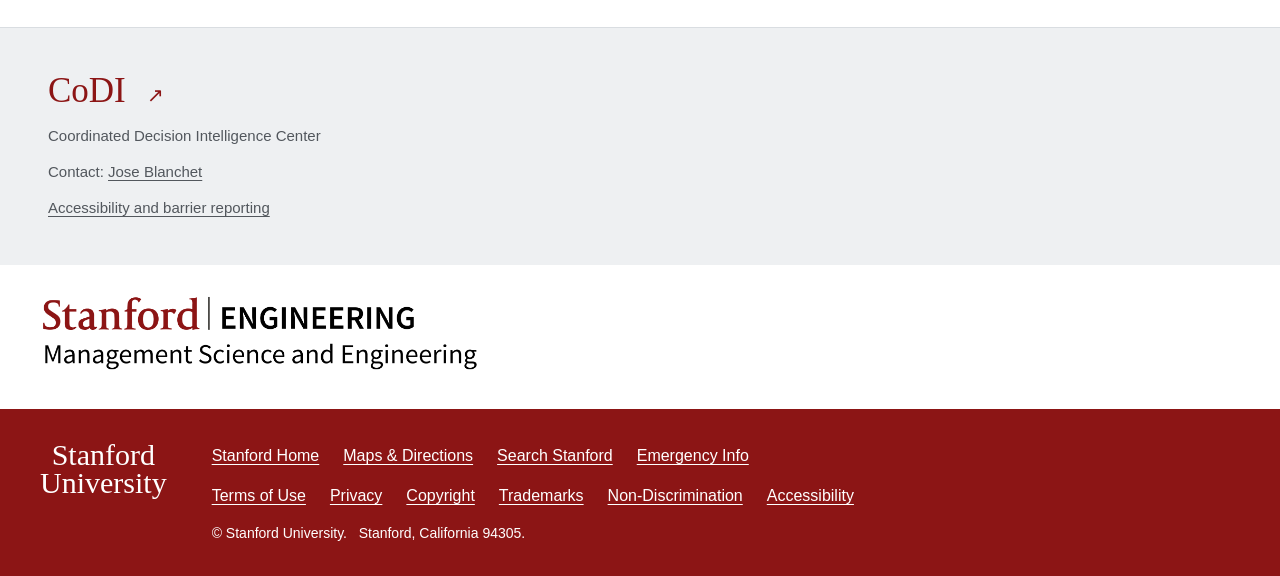
<file: research/index.html>
<!doctype html>
<html lang="en">
<head>
  <meta charset="utf-8">
  <meta name="viewport" content="width=device-width, initial-scale=1">
  <meta name="description" content="CoDI, the Coordinated Decision Intelligence Center at Stanford, develops science-grounded solutions to coordination challenges.">
  <title>Research | CoDI</title>
  <link rel="stylesheet" href="../styles.css?v=mse-footer-20261024">
  <script src="../site.js" defer></script>
</head>
<body id="top" data-page="research" data-home="../">
  <a class="skip-link" href="#main">Skip to main content</a>
  <div class="stanford-identity"><div class="institution-wrap"><a class="stanford-signature" href="https://www.stanford.edu">Stanford University</a></div></div>
  <header class="site-header">
    <div class="wrap header-inner">
      <a class="brand" href="../" aria-label="CoDI home">
        <span class="brand-name">CoDI<span class="brand-sub">Coordinated Decision <br>Intelligence Center</span></span>
      </a>
      <button class="menu-toggle" type="button" aria-expanded="false" aria-controls="primary-nav" hidden>Menu <span aria-hidden="true">+</span></button>
      <nav id="primary-nav" aria-label="Main navigation"><a href="../">Home</a><a href="../research/" aria-current="page">Research</a><a href="../projects/">Projects</a><a href="../students/">Students</a><a href="../events/">Events</a><a href="../faculty/">Faculty</a><a href="../engage/">Engage</a></nav>
    </div>
  </header>
  <main id="main" tabindex="-1">    <section class="section wrap" id="research" aria-labelledby="research-heading">
      <div class="section-heading"><p class="eyebrow">Research</p><h1 id="research-heading">From an idea to a system<br>we can test.</h1><p>The cost of building has fallen. Coordinating decisions still requires advances in methods, system design, and organizational practice.</p></div>
      <div class="research-grid">
        <div class="workflow">
          <p class="small-label">Explore the research approach</p>
          <nav class="workflow-jumps" aria-label="Research stages"><a href="#panel-methods">01 Methods</a><a href="#panel-build">02 Build</a><a href="#panel-test">03 Test</a></nav>
          <div class="workflow-panels">
          <div class="workflow-panel" id="panel-methods"><p class="phase-number">01 / Methods</p><h3>Make coordination explicit.</h3><p>Identify the linked decisions, participants, objectives, and constraints. Develop the conceptual and theoretical foundations for how the system should work.</p><p class="output-label">The starting point <span>A concrete coordination problem</span></p></div>
          <div class="workflow-panel" id="panel-build"><p class="phase-number">02 / Build</p><h3>Put methods to work.</h3><p>Translate research into a prototype or implementation for a defined downstream setting. Build in ways to track decisions, outcomes, and responsibility.</p><p class="output-label">The working artifact <span>A decision system we can evaluate</span></p></div>
          <div class="workflow-panel" id="panel-test"><p class="phase-number">03 / Test</p><h3>Find out what works.</h3><p>Compare outcomes against explicit benchmarks. Study when and why the system succeeds or fails, then use the evidence to improve the next version.</p><p class="output-label">The evidence <span>Results, limitations, and lessons</span></p></div>
          </div>
        </div>
        <div class="criteria"><h3>What belongs in CoDI?</h3><p class="muted">A project connects all five elements.</p><ol>
          <li><span>01</span><div><h4>Coordinated decisions</h4><p>Linked choices among people, AI agents, or both, across objectives or institutions.</p></div></li>
          <li><span>02</span><div><h4>Downstream use</h4><p>A concrete problem and a defined setting for implementation and evaluation.</p></div></li>
          <li><span>03</span><div><h4>Research and student development</h4><p>Rigorous foundations, implementation, and substantive problems for student teams, including undergraduates.</p></div></li>
          <li><span>04</span><div><h4>Measurable evidence</h4><p>Outcomes, comparison benchmarks, and tests of success and failure.</p></div></li>
          <li><span>05</span><div><h4>Follow-through</h4><p>A commitment to build, test, and report what works and what does not.</p></div></li>
        </ol></div>
      </div>
    </section>
  </main>
  <footer class="local-footer"><div class="wrap footer-inner"><div><a class="footer-brand" href="../">CoDI <span aria-hidden="true">↗</span></a><p>Coordinated Decision Intelligence Center</p><p>Contact: <a href="mailto:jose.blanchet@stanford.edu">Jose Blanchet</a></p><p><a href="https://www.stanford.edu/site/accessibility">Accessibility and barrier reporting</a></p></div></div></footer>
<div class="department-affiliation"><div class="institution-wrap"><a href="https://msande.stanford.edu/" aria-label="Stanford Management Science and Engineering"><img src="../media/mse-logo.png" width="6671" height="1216" loading="lazy" decoding="async" alt="Stanford Management Science &amp; Engineering"></a></div></div>
<footer class="stanford-global"><div class="institution-wrap"><a class="stanford-signature" href="https://www.stanford.edu">Stanford<br>University</a><div><nav aria-label="Stanford resources"><ul><li><a href="https://www.stanford.edu">Stanford Home</a></li><li><a href="https://visit.stanford.edu/plan/">Maps &amp; Directions</a></li><li><a href="https://www.stanford.edu/search/">Search Stanford</a></li><li><a href="https://emergency.stanford.edu">Emergency Info</a></li></ul><ul><li><a href="https://www.stanford.edu/site/terms/">Terms of Use</a></li><li><a href="https://www.stanford.edu/site/privacy/">Privacy</a></li><li><a href="https://uit.stanford.edu/security/copyright-infringement">Copyright</a></li><li><a href="https://adminguide.stanford.edu/chapter-1/subchapter-5/policy-1-5-4">Trademarks</a></li><li><a href="https://studentservices.stanford.edu/more-resources/student-policies/non-academic/non-discrimination">Non-Discrimination</a></li><li><a href="https://www.stanford.edu/site/accessibility">Accessibility</a></li></ul></nav><p>© Stanford University. &nbsp; Stanford, California 94305.</p></div></div></footer>
</body>
</html>
</file>
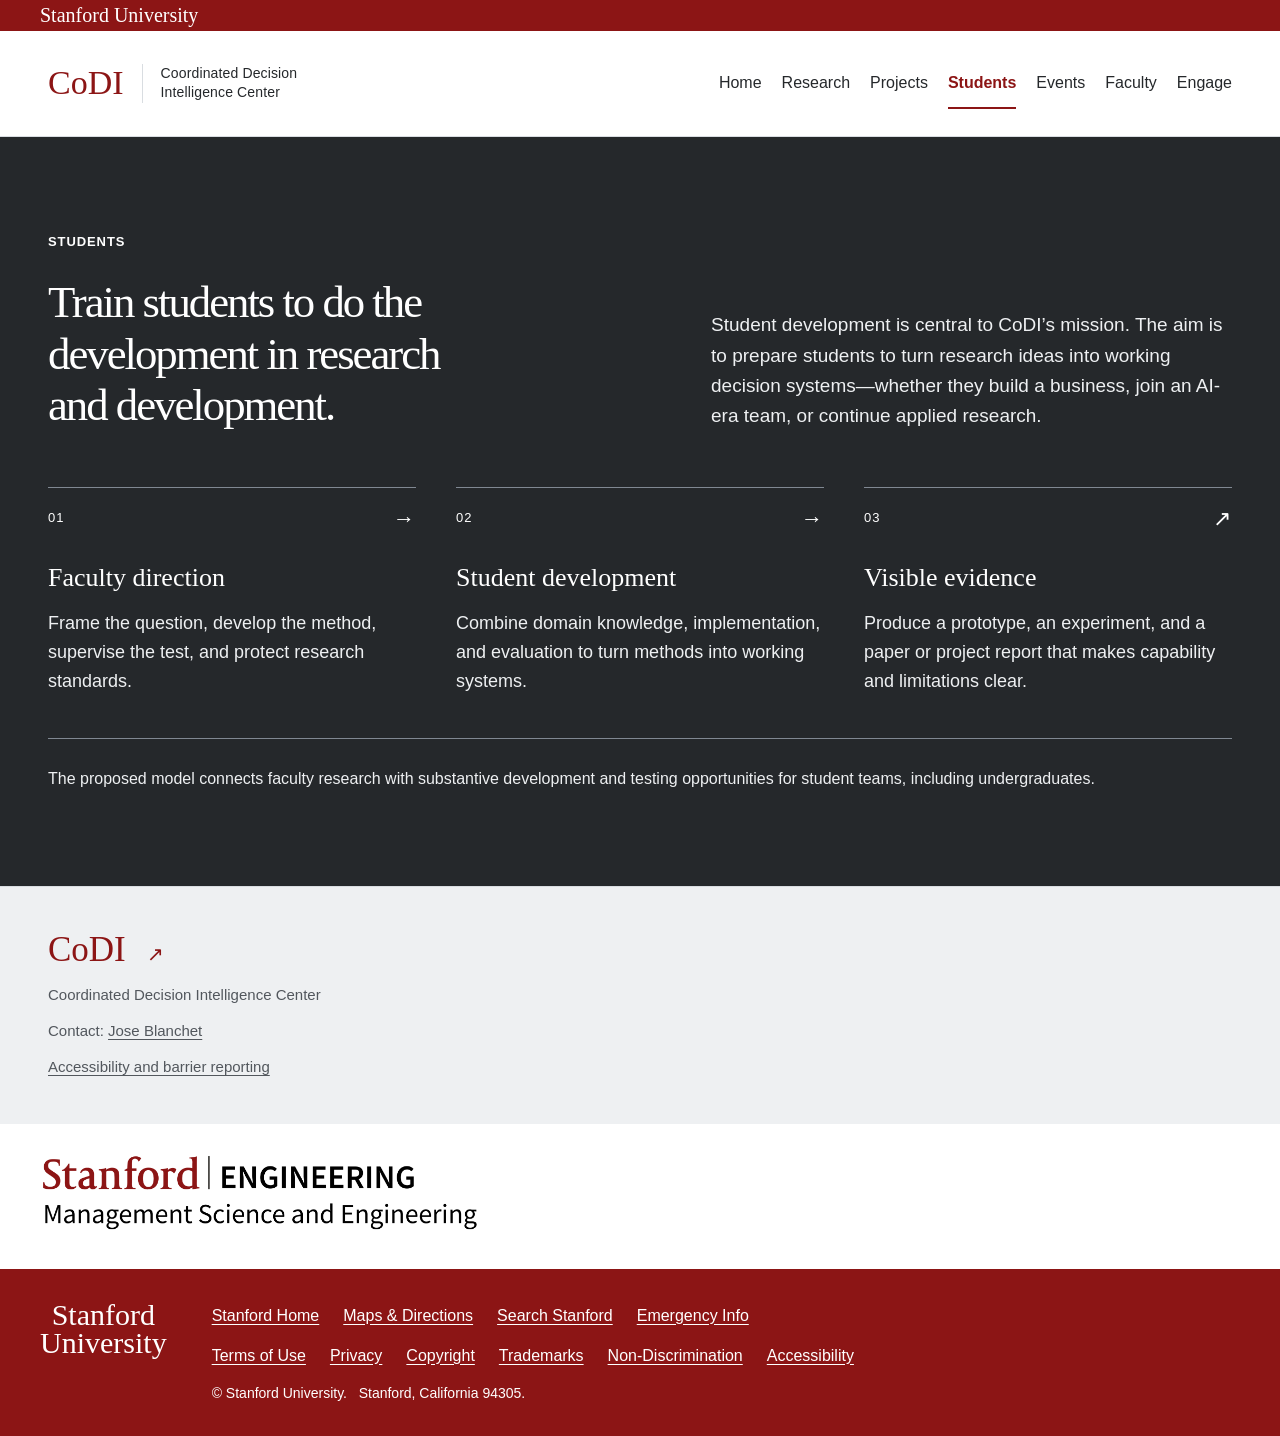
<file: students/index.html>
<!doctype html>
<html lang="en">
<head>
  <meta charset="utf-8">
  <meta name="viewport" content="width=device-width, initial-scale=1">
  <meta name="description" content="CoDI, the Coordinated Decision Intelligence Center at Stanford, develops science-grounded solutions to coordination challenges.">
  <title>Students | CoDI</title>
  <link rel="stylesheet" href="../styles.css?v=mse-footer-20261024">
  <script src="../site.js" defer></script>
</head>
<body id="top" data-page="students" data-home="../">
  <a class="skip-link" href="#main">Skip to main content</a>
  <div class="stanford-identity"><div class="institution-wrap"><a class="stanford-signature" href="https://www.stanford.edu">Stanford University</a></div></div>
  <header class="site-header">
    <div class="wrap header-inner">
      <a class="brand" href="../" aria-label="CoDI home">
        <span class="brand-name">CoDI<span class="brand-sub">Coordinated Decision <br>Intelligence Center</span></span>
      </a>
      <button class="menu-toggle" type="button" aria-expanded="false" aria-controls="primary-nav" hidden>Menu <span aria-hidden="true">+</span></button>
      <nav id="primary-nav" aria-label="Main navigation"><a href="../">Home</a><a href="../research/">Research</a><a href="../projects/">Projects</a><a href="../students/" aria-current="page">Students</a><a href="../events/">Events</a><a href="../faculty/">Faculty</a><a href="../engage/">Engage</a></nav>
    </div>
  </header>
  <main id="main" tabindex="-1">    <section class="student-section" id="students" aria-labelledby="student-heading"><div class="wrap section">
      <div class="student-intro"><div><p class="eyebrow">Students</p><h1 id="student-heading">Train students to do the development in research and development.</h1></div><p>Student development is central to CoDI’s mission. The aim is to prepare students to turn research ideas into working decision systems—whether they build a business, join an AI-era team, or continue applied research.</p></div>
      <ol class="student-path">
        <li><span class="path-step">01 <span aria-hidden="true">→</span></span><h3>Faculty direction</h3><p>Frame the question, develop the method, supervise the test, and protect research standards.</p></li>
        <li><span class="path-step">02 <span aria-hidden="true">→</span></span><h3>Student development</h3><p>Combine domain knowledge, implementation, and evaluation to turn methods into working systems.</p></li>
        <li><span class="path-step">03 <span aria-hidden="true">↗</span></span><h3>Visible evidence</h3><p>Produce a prototype, an experiment, and a paper or project report that makes capability and limitations clear.</p></li>
      </ol>
      <p class="student-note">The proposed model connects faculty research with substantive development and testing opportunities for student teams, including undergraduates.</p>
    </div></section>
  </main>
  <footer class="local-footer"><div class="wrap footer-inner"><div><a class="footer-brand" href="../">CoDI <span aria-hidden="true">↗</span></a><p>Coordinated Decision Intelligence Center</p><p>Contact: <a href="mailto:jose.blanchet@stanford.edu">Jose Blanchet</a></p><p><a href="https://www.stanford.edu/site/accessibility">Accessibility and barrier reporting</a></p></div></div></footer>
<div class="department-affiliation"><div class="institution-wrap"><a href="https://msande.stanford.edu/" aria-label="Stanford Management Science and Engineering"><img src="../media/mse-logo.png" width="6671" height="1216" loading="lazy" decoding="async" alt="Stanford Management Science &amp; Engineering"></a></div></div>
<footer class="stanford-global"><div class="institution-wrap"><a class="stanford-signature" href="https://www.stanford.edu">Stanford<br>University</a><div><nav aria-label="Stanford resources"><ul><li><a href="https://www.stanford.edu">Stanford Home</a></li><li><a href="https://visit.stanford.edu/plan/">Maps &amp; Directions</a></li><li><a href="https://www.stanford.edu/search/">Search Stanford</a></li><li><a href="https://emergency.stanford.edu">Emergency Info</a></li></ul><ul><li><a href="https://www.stanford.edu/site/terms/">Terms of Use</a></li><li><a href="https://www.stanford.edu/site/privacy/">Privacy</a></li><li><a href="https://uit.stanford.edu/security/copyright-infringement">Copyright</a></li><li><a href="https://adminguide.stanford.edu/chapter-1/subchapter-5/policy-1-5-4">Trademarks</a></li><li><a href="https://studentservices.stanford.edu/more-resources/student-policies/non-academic/non-discrimination">Non-Discrimination</a></li><li><a href="https://www.stanford.edu/site/accessibility">Accessibility</a></li></ul></nav><p>© Stanford University. &nbsp; Stanford, California 94305.</p></div></div></footer>
</body>
</html>
</file>
<file: styles.css>
:root{--paper:#ffffff;--ink:#25282b;--accent:#8c1515;--surface:#eef0f2;--muted:#52575d;--line:#d9dde1;--red:#8c1515;--on-dark:#ffffff;--serif:Georgia,'Times New Roman',serif;--sans:Arial,Helvetica,sans-serif}
*{box-sizing:border-box}html{scroll-behavior:smooth;scroll-padding-top:110px}body{margin:0;background:var(--paper);color:var(--ink);font:16px/1.6 var(--sans)}[hidden]{display:none!important}a{color:inherit}button{font:inherit}a,button,summary{-webkit-tap-highlight-color:transparent}a:focus-visible,button:focus-visible,summary:focus-visible,[tabindex]:focus-visible{outline:3px solid #8c1515;outline-offset:5px;box-shadow:0 0 0 5px var(--paper)}p,h1,h2,h3,h4,figure{margin:0}h1,h2,h3{font-weight:400}h1,h2{font-family:var(--serif);letter-spacing:-.045em;line-height:1.08}h2{font-size:clamp(2.5rem,4.2vw,3.8rem)}h3{font-size:1.38rem;line-height:1.3}p{max-width:70ch}a{text-underline-offset:4px}.wrap{width:min(1240px,calc(100% - 96px));margin-inline:auto}.skip-link{position:fixed;left:16px;top:-100px;background:white;padding:12px 18px;z-index:10}.skip-link:focus{top:12px}.review-strip{background:var(--ink);color:var(--paper);font-size:11px;letter-spacing:.09em}.review-strip .wrap{display:flex;justify-content:space-between;gap:20px;padding-block:9px}.review-strip a{text-decoration:none;letter-spacing:0;font-size:12px}.strip-divider{padding:0 10px;color:#d9dde1}.site-header{position:sticky;top:0;z-index:5;background:rgba(255,255,255,.98);border-bottom:1px solid var(--line)}.header-inner{display:flex;align-items:center;justify-content:space-between;min-height:105px;gap:20px}.brand{display:flex;gap:13px;align-items:center;text-decoration:none;flex-shrink:0}.brand-name{font:34px/.95 var(--serif);color:var(--accent);display:flex;gap:18px;align-items:center}.brand-sub{font:11px/1.4 var(--sans);letter-spacing:.01em;color:var(--ink);border-left:1px solid var(--line);padding-left:18px}nav{display:flex;align-items:center;gap:25px}nav a{text-decoration:none;font-size:14px;padding:12px 0;border-bottom:2px solid transparent}nav a:hover{border-bottom-color:var(--accent)}.menu-toggle{background:transparent;border:1px solid var(--accent);color:var(--accent);padding:9px 15px;cursor:pointer}.menu-toggle span{padding-left:14px}.hero{display:grid;grid-template-columns:1.15fr 1fr;gap:70px;align-items:center;padding-top:76px;padding-bottom:80px}.eyebrow,.small-label{font-size:11px;font-weight:600;line-height:1.5;text-transform:uppercase;letter-spacing:.11em}.eyebrow{color:var(--red);margin-bottom:26px}.hero h1{font-size:clamp(3.8rem,5.7vw,5.6rem);margin-bottom:28px}.hero h1 em{color:var(--accent);font-weight:400}.hero-lead{font-size:23px;line-height:1.4;max-width:450px;margin-bottom:19px}.hero-description{color:var(--muted);max-width:450px;font-size:16px}.hero-actions{display:flex;align-items:center;gap:25px;flex-wrap:wrap;margin-top:30px}.button{display:inline-flex;gap:22px;align-items:center;text-decoration:none;min-height:48px;padding:12px 20px;font-size:14px}.primary{background:var(--accent);color:white}.primary:hover{background:#6f1111}.text-link{font-size:14px;font-weight:600}.text-link:hover{color:var(--red)}.coordination-figure{background:var(--ink);color:var(--paper);padding:23px 25px 25px;position:relative}.figure-top{display:flex;justify-content:space-between;gap:10px;font-size:9px;letter-spacing:.1em;color:#eef0f2;border-bottom:1px solid #747b83;padding-bottom:17px}.coordination-figure svg{width:100%;height:auto;display:block}.coordination-figure figcaption{border-top:1px solid #747b83;padding-top:19px;font:italic 19px/1.45 var(--serif);color:#ffffff}.intro-band{background:var(--surface);border-top:1px solid var(--line);border-bottom:1px solid var(--line)}.intro-grid{display:grid;grid-template-columns:.7fr 1.5fr 1fr;gap:55px;align-items:center;padding-block:35px}.intro-grid .eyebrow{margin:0;color:var(--accent)}.intro-grid>p:nth-child(2){font:26px/1.3 var(--serif);letter-spacing:-.02em}.intro-grid>span{font-size:14px;color:var(--muted)}.section{padding-block:95px}.section-heading{max-width:740px;margin-bottom:48px}.section-heading>p:last-child{margin-top:24px;max-width:640px;color:var(--muted);font-size:18px}.research-grid{display:grid;grid-template-columns:1fr 1fr;gap:85px}.workflow{background:#f4f5f7;padding:28px;align-self:start}.workflow .small-label{color:var(--muted);margin-bottom:25px}.workflow-tabs{display:flex;border-bottom:1px solid #cbd0d5;gap:18px}.workflow-tabs button{border:0;border-bottom:3px solid transparent;color:var(--muted);background:none;padding:13px 0;font-size:14px;cursor:pointer;flex:1;white-space:nowrap}.workflow-tabs button[aria-selected=true]{border-bottom-color:var(--accent);color:var(--accent);font-weight:bold}.workflow-panel{padding-top:22px;min-height:370px}.phase-number{display:block;font:72px/1.2 var(--serif);color:#8c1515;letter-spacing:-.07em;margin-bottom:20px}.workflow-panel h3{font:29px/1.2 var(--serif);margin-bottom:16px}.workflow-panel>p{font-size:15px;color:var(--muted)}.workflow-panel .output-label{font-size:10px;text-transform:uppercase;letter-spacing:.1em;margin-top:32px;padding-top:16px;border-top:1px solid #cbd0d5;color:var(--accent)}.output-label span{display:block;text-transform:none;letter-spacing:0;font-size:14px;margin-top:5px}.criteria>h3{font:28px/1.2 var(--serif);margin-bottom:10px}.muted{color:var(--muted)}.criteria>p{font-size:14px}.criteria ol{list-style:none;padding:0;margin:18px 0 0}.criteria li{display:flex;gap:22px;padding:17px 0;border-top:1px solid var(--line)}.criteria li>span{color:var(--red);font-size:11px;padding-top:3px}.criteria h4{font-size:15px;margin-bottom:6px;font-weight:600}.criteria li p{font-size:14px;color:var(--muted)}.student-section{background:var(--ink);color:var(--paper)}.student-section .eyebrow{color:var(--on-dark)}.student-intro{display:grid;grid-template-columns:1.1fr 1fr;gap:90px;align-items:end}.student-intro>p{color:#eef0f2;font-size:18px}.student-path{display:grid;grid-template-columns:repeat(3,1fr);list-style:none;margin:55px 0 0;padding:0;gap:40px}.student-path li{border-top:1px solid #808892;padding-top:20px}.path-step{display:flex;justify-content:space-between;color:var(--on-dark);font-size:12px;margin-bottom:32px}.path-step span{font-size:22px;line-height:1}.student-path h3{font:26px/1.25 var(--serif);margin-bottom:15px}.student-path p{font-size:15px;color:#eef0f2}.student-note{font-size:13px;color:#eef0f2;padding-top:27px;margin-top:42px;border-top:1px solid #808892;max-width:none}.inline-heading{display:flex;align-items:end;justify-content:space-between;gap:60px;max-width:none}.inline-heading>p:last-child{max-width:360px}.event{display:grid;grid-template-columns:92px 1fr 40px;gap:38px;padding:32px 24px;border-bottom:1px solid var(--line)}.featured-event{background:var(--surface);border-top:2px solid var(--accent)}.event-date{text-align:center;border-right:1px solid #cbd0d5;padding-right:22px;display:flex;flex-direction:column;justify-content:center}.event-date span{font-size:11px;letter-spacing:.07em}.event-date strong{font:48px/1.1 var(--serif);color:var(--accent)}.event-date.words strong{font:23px/1.6 var(--serif);white-space:nowrap}.event-status{font-size:10px;text-transform:uppercase;letter-spacing:.1em;color:var(--red);margin-bottom:7px}.event h3{font:28px/1.3 var(--serif);margin-bottom:8px}.event p:not(.event-status){font-size:15px}.event .event-meta{font-size:13px!important;color:var(--muted);margin-top:9px}.event-arrow{font-size:29px;color:var(--accent);align-self:center}.program-details{border-bottom:1px solid var(--line);padding:22px 0}.program-details summary{font-size:14px}.program-details p{font-size:15px;color:var(--muted);padding-top:16px}summary{cursor:pointer;min-height:44px;padding-block:10px}summary>span{float:right;margin-left:20px}details[open] summary>span{transform:rotate(45deg)}.people-section{background:#f4f5f7}.people-grid{display:grid;grid-template-columns:1.1fr 1fr;gap:90px;align-items:center}.placeholder{border-left:2px solid #8c1515;padding:8px 0 8px 30px}.placeholder .small-label{color:var(--muted);display:inline}.status-dot{display:inline-block;width:7px;height:7px;border-radius:50%;background:var(--red);margin-right:8px}.placeholder h3{font:26px/1.3 var(--serif);margin:20px 0 12px}.placeholder>p:last-child{font-size:15px;color:var(--muted)}.engage-grid{display:grid;grid-template-columns:1fr 1fr;gap:80px}.engage-grid article{border-top:2px solid var(--accent);padding-top:20px}.engage-grid h3{font:30px/1.2 var(--serif);margin:25px 0 20px}.engage-grid p{font-size:15px;margin-bottom:18px;max-width:480px}.engage-grid .small-label{color:var(--muted)}.engage-grid .text-link{display:inline-block}.contact-note{border-top:1px solid var(--line);margin-top:45px;padding-top:25px;display:flex;gap:32px;flex-wrap:wrap;font-size:14px}.contact-note p{color:var(--muted)}.review-notes{border:1px solid var(--line);padding:10px 24px;margin-bottom:65px}.review-notes summary{font-size:14px;font-weight:600}.review-notes details>div{font-size:14px;padding:16px 0 20px;color:var(--muted)}.review-notes ul{padding-left:22px}.review-notes li{margin-bottom:8px}footer{background:#eef0f2;border-top:1px solid var(--line)}.footer-inner{display:flex;justify-content:space-between;gap:30px;padding-block:45px}.footer-brand{font:35px/1 var(--serif);text-decoration:none;color:var(--accent);display:block;margin-bottom:16px}.footer-brand span{font:20px var(--sans);margin-left:12px}.footer-inner p{font-size:12px;color:var(--muted)}.footer-note{text-align:right;align-self:end}
@media(min-width:1500px){.hero{padding-block:95px}}
@media(max-width:1100px){.wrap{width:calc(100% - 64px)}.brand-sub{display:none}nav{gap:23px}.hero{gap:40px}.hero-actions{gap:18px}.research-grid,.student-intro,.people-grid{gap:45px}.intro-grid{gap:30px}.hero-lead{font-size:21px}}
@media(max-width:900px){html{scroll-padding-top:95px}.header-inner{min-height:85px;flex-wrap:wrap}.site-header nav{width:100%;padding:5px 0 20px;display:grid;grid-template-columns:repeat(3,1fr);gap:5px 25px}nav a{min-height:44px}.brand-sub{display:block}.hero{grid-template-columns:1fr;gap:45px;padding-block:55px}.hero-copy{max-width:680px}.hero h1{font-size:clamp(3.5rem,9vw,5rem)}.hero-description{max-width:600px}.coordination-figure{width:100%;max-width:580px;justify-self:center}.intro-grid{grid-template-columns:1fr 2fr}.intro-grid>span{grid-column:2}.research-grid{gap:30px}.workflow{padding:20px}.workflow-tabs{gap:10px}.workflow-tabs button{font-size:12px}.student-intro{gap:30px}.student-path{gap:25px}.section{padding-block:70px}.event{gap:25px}.engage-grid{gap:40px}}
@media(max-width:650px){.wrap{width:calc(100% - 40px)}.review-strip{font-size:9px;letter-spacing:.04em}.review-strip a{font-size:11px}.strip-divider{padding:0 4px}.brand-name{font-size:30px}.brand img{width:36px;height:36px}.brand-sub{font-size:9px;padding-left:12px}.brand-name{gap:12px}.brand{gap:10px}.menu-toggle{font-size:12px;padding:9px 11px}.menu-toggle span{padding-left:8px}.hero{padding-block:42px}.eyebrow{font-size:10px;margin-bottom:22px}.hero h1{font-size:clamp(3.15rem,12vw,4.5rem)}.hero-lead{font-size:21px}.hero-description{font-size:15px}.hero-actions{align-items:start;gap:20px}.hero-actions .text-link{padding-block:12px}.coordination-figure{padding:20px 16px}.figure-top{font-size:8px}.coordination-figure figcaption{font-size:18px}.intro-grid{grid-template-columns:1fr;gap:18px;padding-block:30px}.intro-grid>span{grid-column:auto}.intro-grid>p:nth-child(2){font-size:25px}.section{padding-block:58px}.section-heading{margin-bottom:32px}.section-heading>p:last-child{font-size:16px}.research-grid,.student-intro,.people-grid,.engage-grid{grid-template-columns:1fr;gap:38px}.workflow{padding:24px}.workflow-tabs button{font-size:13px}.workflow-panel{min-height:355px}.student-intro>p{font-size:16px}.student-path{grid-template-columns:1fr;gap:30px;margin-top:40px}.path-step{margin-bottom:14px}.student-note{margin-top:30px}.inline-heading{display:block}.inline-heading>p:last-child{max-width:none}.event{grid-template-columns:67px 1fr;gap:18px;padding:27px 10px}.event-date{padding-right:13px}.event-date strong{font-size:39px}.event-date.words strong{font-size:19px}.event-date span{font-size:10px}.event h3{font-size:24px}.event-arrow{display:none}.event p:not(.event-status){font-size:14px}.event-status{font-size:9px}.people-grid{gap:30px}.placeholder{padding-left:22px}.engage-grid h3{font-size:28px}.contact-note{gap:8px}.review-notes{padding:10px 16px;margin-bottom:40px}.review-notes summary{font-size:13px}.footer-inner{flex-direction:column;gap:25px;padding-block:35px}.footer-note{text-align:left;align-self:start}h2{font-size:2.6rem}}
@media(max-width:370px){.brand-sub{display:none}.review-strip .wrap{gap:8px}.hero-actions{gap:8px}.workflow{padding:18px}.workflow-tabs{gap:6px}.workflow-tabs button{font-size:12px}}
@media(prefers-reduced-motion:reduce){html{scroll-behavior:auto}}
@media print{.site-header{position:static}.review-strip,.menu-toggle,.hero-actions,.review-notes{display:none}.wrap{width:100%}.section{padding-block:30px}.hero{padding-block:30px}.student-section{background:white;color:var(--ink)}.student-section p{color:var(--ink)}.workflow-panel[hidden]{display:block!important}.workflow-tabs{display:none}.event,.student-path li{break-inside:avoid}}


.hero.identity-hero{display:block;text-align:center;padding-block:65px 70px}
.identity-hero .hero-copy{max-width:920px;margin-inline:auto}
.identity-hero h1{font:500 clamp(5rem,9vw,8rem)/1 var(--sans);letter-spacing:-.055em;color:var(--accent);margin-bottom:12px}
.identity-hero .center-name{font:400 clamp(1.55rem,2.7vw,2.3rem)/1.25 var(--sans);letter-spacing:-.025em;max-width:none;margin-bottom:30px}
.identity-hero .hero-lead{font-size:clamp(1.2rem,2vw,1.6rem);line-height:1.5;max-width:760px;margin-inline:auto;margin-bottom:0;color:var(--muted)}
.identity-hero .hero-actions{justify-content:center;margin-top:27px}
.purpose-band{background:#f4f5f7;border-block:1px solid var(--line)}
.purpose-grid{display:grid;grid-template-columns:1fr 1.2fr;gap:80px;padding-block:55px}
.purpose-grid h2{font:600 12px/1.5 var(--sans);text-transform:uppercase;letter-spacing:.12em;color:var(--accent);margin-bottom:20px}
.mission-copy p,.vision-copy p{font:400 clamp(1.35rem,2.1vw,1.8rem)/1.45 var(--serif);letter-spacing:-.015em}
.vision-copy p{color:var(--ink)}
.vision-copy p+p{margin-top:15px}
@media(max-width:900px){.purpose-grid{gap:40px}.hero.identity-hero{padding-block:55px}.identity-hero .hero-copy{max-width:760px}}
@media(max-width:650px){.purpose-grid{grid-template-columns:1fr;gap:35px;padding-block:40px}.hero.identity-hero{padding-block:42px}.identity-hero .center-name{margin-bottom:24px}.identity-hero .hero-actions{align-items:center}.purpose-grid h2{margin-bottom:16px}.mission-copy p,.vision-copy p{font-size:24px}}


#student-heading{font-size:clamp(2rem,3.5vw,3.2rem);line-height:1.15;text-wrap:balance}


.projects-section{background:#f4f5f7;border-block:1px solid var(--line)}
.collection-note,.directory-intro,.portrait-credit{font-size:14px;color:var(--muted)}
.collection-note{margin-bottom:24px}.project-grid{display:grid;grid-template-columns:repeat(2,minmax(0,1fr));gap:24px}
.project-card{padding:30px;background:var(--paper);border-top:2px solid var(--accent);min-width:0;display:flex;flex-direction:column;scroll-margin-top:16px}
.project-card>.small-label{color:var(--accent);margin-bottom:16px}.project-card h3{font:30px/1.2 var(--serif);letter-spacing:-.02em;text-wrap:balance;margin-bottom:14px}
.project-faculty{font-size:13px;color:var(--muted);margin-bottom:20px}.project-faculty a{display:inline-block}.project-description{font-size:15px;margin-bottom:24px}
.project-details{margin-top:auto;border-top:1px solid var(--line);padding-top:4px}.project-details summary{font-size:14px;font-weight:600}.project-details dl{margin:12px 0 20px}.project-details dt{font-size:11px;font-weight:bold;text-transform:uppercase;letter-spacing:.06em;margin-top:15px}.project-details dd{margin:5px 0 0;font-size:14px;color:var(--muted)}
.people-section{background:var(--paper);border-block:1px solid var(--line)}.people-jumps{display:flex;gap:30px;margin-bottom:40px}.directory-heading{font:34px/1.2 var(--serif);margin-bottom:24px}.leadership-grid{display:grid;grid-template-columns:repeat(2,minmax(0,1fr));gap:32px;margin-bottom:64px}
.person-card{min-width:0;scroll-margin-top:16px}.person-portrait{display:block;width:100%;height:auto;aspect-ratio:1;object-fit:cover;background:var(--surface)}.person-copy{padding-top:20px}.person-copy h4{font:27px/1.2 var(--serif);margin-bottom:10px}.person-copy>p:not(.person-role){font-size:14px;color:var(--muted);margin-bottom:15px}.person-role{font-size:11px;text-transform:uppercase;letter-spacing:.09em;color:var(--accent);font-weight:600;margin-bottom:9px}
.leader-card{display:grid;grid-template-columns:minmax(0,180px) minmax(0,1fr);gap:24px;background:#f4f5f7;padding:24px;align-items:start}.leader-card .person-copy{padding:0}.leader-card .person-copy h4{font-size:30px}.person-projects{list-style:none;padding:14px 0 0;margin:18px 0 0;border-top:1px solid var(--line)}.person-projects li{font-size:12px;line-height:1.5;margin-top:8px}.person-projects a{display:inline-block}
.faculty-grid{display:grid;grid-template-columns:repeat(4,minmax(0,1fr));gap:44px 30px;margin-top:30px}.portrait-credit{border-top:1px solid var(--line);padding-top:24px;margin-top:40px}
@media(min-width:901px){nav{gap:20px}}
@media(max-width:1100px){.leader-card{grid-template-columns:120px minmax(0,1fr);gap:18px;padding:20px}.faculty-grid{grid-template-columns:repeat(3,minmax(0,1fr))}}
@media(max-width:900px){.leadership-grid{gap:24px}.leader-card{display:block}.leader-card .person-portrait{max-width:220px}.leader-card .person-copy{padding-top:20px}.faculty-grid{gap:36px 24px}.person-copy h4{font-size:24px}.project-card{padding:24px}.project-card h3{font-size:27px}}
@media(max-width:650px){.project-grid,.leadership-grid{grid-template-columns:1fr}.faculty-grid{grid-template-columns:repeat(2,minmax(0,1fr));gap:32px 20px}.leader-card{display:grid;grid-template-columns:110px minmax(0,1fr);gap:18px}.leader-card .person-copy{padding-top:0}.leader-card .person-copy h4{font-size:25px}.person-copy h4{font-size:23px}.person-copy>p:not(.person-role){font-size:13px}.person-copy .text-link{font-size:13px}.project-card h3{text-wrap:initial}.leadership-grid{margin-bottom:45px}}
@media(max-width:370px){.leader-card{display:block}.leader-card .person-copy{padding-top:20px}.faculty-grid{grid-template-columns:1fr}.faculty-grid .person-portrait{max-width:220px}}
@media print{.project-card,.person-card{break-inside:avoid}.project-details:not([open])>*:not(summary){display:block!important}.faculty-grid{grid-template-columns:repeat(3,minmax(0,1fr))}}


.review-strip{background:var(--accent)}
.project-actions{border-top:1px solid var(--line);margin-top:16px;padding-top:12px;display:flex;align-items:center;justify-content:space-between;gap:16px;flex-wrap:wrap}
.project-actions a{font-size:12px;font-weight:600;min-height:32px;display:inline-flex;align-items:center}
.project-actions a:first-child{color:var(--accent)}
.contributor-note{border-left:3px solid var(--accent);padding:12px 20px;background:white;margin-bottom:30px;font-size:14px;max-width:760px}
.contributor-note a{font-weight:600}.review-notes .feedback-intro{color:var(--ink);margin-bottom:20px;font-size:16px}.review-notes h3{font:26px/1.3 var(--serif);margin:16px 0}.review-notes .review-email{margin-top:16px;display:inline-block}.person-update{display:block;margin-top:15px;color:var(--accent);font-size:12px}
@media print{.project-actions,.contributor-note,.person-update{display:none}}


.hero.identity-hero{padding-block:36px 48px}
.hero-motion{position:relative;max-width:800px;margin:0 auto 18px}
.identity-hero .hero-motion h1{margin:0}
.hero-motion.ready .hero-word{position:absolute;width:1px;height:1px;padding:0;margin:-1px;overflow:hidden;clip-path:inset(50%);white-space:nowrap}
#hero-coordination{width:100%;height:clamp(210px,27vw,340px)}
#hero-coordination:not([hidden]){display:block}
.motion-toggle{display:block;margin:0 0 0 auto;background:transparent;border:1px solid var(--line);border-radius:3px;color:var(--muted);font:12px var(--sans);padding:9px 12px;min-height:36px;cursor:pointer}
.motion-toggle:hover{border-color:var(--accent);color:var(--accent)}
.motion-toggle[hidden]{display:none}
@media(max-width:650px){.hero.identity-hero{padding-block:30px 38px}.hero-motion{margin-bottom:20px}.identity-hero .eyebrow{margin-bottom:10px}}
@media print{#hero-coordination,.motion-toggle{display:none!important}.hero-motion.ready .hero-word{position:static;width:auto;height:auto;margin:0;overflow:visible;clip-path:none;white-space:normal}}




.project-sources{list-style:none;margin:auto 0 0;padding:16px 0 0;border-top:1px solid var(--line)}.project-sources li+li{margin-top:8px}.project-sources a{display:inline-block;font-size:14px;font-weight:600;text-decoration:underline;text-underline-offset:3px;line-height:1.5;padding-block:3px;overflow-wrap:anywhere}


.sr-only{position:absolute;width:1px;height:1px;padding:0;margin:-1px;overflow:hidden;clip-path:inset(50%);white-space:nowrap;border:0}
.skip-link{z-index:1000}
.brand-sub{display:block;font-size:14px;line-height:1.4}
.motion-controls{display:none;justify-content:flex-end;align-items:center;gap:12px;flex-wrap:wrap;margin-bottom:12px}
.hero-motion.ready .motion-controls{display:flex}
.motion-toggle{margin:0;font-size:14px;min-height:44px}
.motion-help{font-size:13px;color:var(--muted)}
.research-grid{grid-template-columns:1fr;gap:48px}
.workflow{background:none;padding:0}
.workflow-jumps{display:flex;gap:24px;margin-bottom:22px;flex-wrap:wrap}
.workflow-jumps a{color:var(--accent);font-size:15px;text-decoration:underline;font-weight:600}
.workflow-panels{display:grid;grid-template-columns:repeat(3,minmax(0,1fr));gap:24px}
.workflow-panel{min-height:0;padding:28px;background:#f4f5f7;scroll-margin-top:16px}
.workflow-panel .phase-number{font:600 13px/1.5 var(--sans);color:var(--accent);letter-spacing:.07em;text-transform:uppercase;margin-bottom:20px}
.workflow-panel .output-label{margin-top:24px}
.criteria ol{display:grid;grid-template-columns:repeat(5,minmax(0,1fr));gap:24px}
.criteria li{display:block}.criteria li>span{display:block;margin-bottom:12px}
.person-copy h4 a{text-decoration:underline;text-decoration-thickness:1px;text-underline-offset:5px}
@media(max-width:1100px){.brand-name{display:block}.brand-sub{border:0;padding:0;margin-top:8px;font-size:13px}.header-inner{padding-block:12px}.criteria ol{grid-template-columns:repeat(3,minmax(0,1fr))}}
@media(max-width:900px){.workflow-panels{grid-template-columns:1fr}.workflow-panel{padding:24px}.workflow-panel h3{font-size:27px}.criteria ol{grid-template-columns:repeat(2,minmax(0,1fr))}}
@media(max-width:650px){.brand-sub{display:block;font-size:14px;max-width:205px}.brand-name{font-size:30px}.header-inner{gap:12px}.identity-hero .center-name{font-size:28px;line-height:1.3}.workflow-jumps{gap:16px}.motion-controls{justify-content:center}.criteria ol{grid-template-columns:1fr;gap:0}.criteria li{display:flex}.criteria li>span{margin-bottom:0}.hero-motion{margin-top:20px}}
@media(max-width:370px){.brand-sub{display:block;font-size:14px}.brand{max-width:calc(100% - 78px)}.brand-sub br{display:none}.menu-toggle{padding:9px}.header-inner{gap:8px}}
@media print{.motion-controls,.workflow-jumps{display:none!important}.workflow-panels{display:block}.workflow-panel{break-inside:avoid;margin-bottom:20px}}

:root{--body-size:1.125rem;--secondary-size:1rem;--label-size:.8125rem}
body{font-size:var(--body-size);line-height:1.6}
.eyebrow,.small-label,.purpose-grid h2,.person-role,.event-status,.event-date span,.path-step,.criteria li>span{font-size:var(--label-size);line-height:1.5;letter-spacing:.07em}
.review-strip{font-size:.8125rem;letter-spacing:.04em}.review-strip .wrap{flex-wrap:wrap;align-items:center;gap:6px 20px}.review-strip a{font-size:.875rem;min-height:32px;display:inline-flex;align-items:center}
.site-header nav a{font-size:1rem}.menu-toggle,.button,.text-link{font-size:1rem;min-height:44px}
.project-description,.workflow-panel>p:not(.phase-number):not(.output-label),.criteria li p,.student-path p,.engage-grid p:not(.small-label),.event p:not(.event-status),.program-details p{font-size:var(--body-size);line-height:1.6}
.section-heading>p:last-child,.student-intro>p{font-size:1.1875rem;line-height:1.6}
.project-faculty,.project-sources a,.person-copy>p:not(.person-role),.person-projects li,.collection-note,.directory-intro,.portrait-credit,.student-note,.criteria>p,.contributor-note,.review-notes details>div,.contact-note{font-size:var(--secondary-size);line-height:1.6}
.project-actions a,.person-update{font-size:.9375rem;line-height:1.5;min-height:44px;display:inline-flex;align-items:center;padding-block:6px}
.project-sources a{min-height:44px;display:inline-flex;align-items:center;gap:6px;padding-block:8px}
.project-faculty a,.person-projects a{padding-block:4px}
.person-update{margin-top:8px}.faculty-grid .person-copy>p:not(.person-role){margin-bottom:8px}.person-projects li{margin-top:6px}
.criteria h4{font-size:1.125rem;line-height:1.4}
.criteria ol{grid-template-columns:repeat(3,minmax(0,1fr));gap:24px 36px}
.workflow-panel .output-label{font-size:var(--label-size);line-height:1.5;letter-spacing:.07em}
.workflow-panel .output-label span{font-size:var(--secondary-size);line-height:1.5;margin-top:8px}
.workflow-jumps a{font-size:1rem;min-height:44px}.workflow{padding:0}
.event .event-meta{font-size:var(--secondary-size)!important;line-height:1.6}
.program-details summary,.review-notes summary{font-size:var(--secondary-size);line-height:1.5}
.footer-inner p{font-size:.9375rem;line-height:1.6}.motion-help{font-size:.875rem}
.person-card,.project-card,.workflow-panel,.purpose-grid>section,.event>div{min-width:0}
@media(max-width:1100px){
 .header-inner{flex-wrap:wrap;min-height:98px}.site-header nav{width:100%;padding:5px 0 20px;display:grid;grid-template-columns:repeat(3,minmax(0,1fr));gap:5px 24px}
 .brand-sub{font-size:.9375rem}.criteria ol{grid-template-columns:repeat(2,minmax(0,1fr))}.faculty-grid{grid-template-columns:repeat(3,minmax(0,1fr))}
}
@media(max-width:1000px){.faculty-grid{grid-template-columns:repeat(2,minmax(0,1fr))}.purpose-grid{grid-template-columns:1fr;gap:36px}.mission-copy p,.vision-copy p{max-width:48ch}.student-intro{grid-template-columns:1fr;gap:28px}.student-path{grid-template-columns:1fr;gap:28px}.path-step{margin-bottom:12px}.student-path p{max-width:65ch}}
@media(max-width:800px){.project-grid{grid-template-columns:1fr}.project-card{padding:28px}.leader-card{display:block}.leader-card .person-portrait{max-width:160px}.leader-card .person-copy{padding-top:20px}.workflow-panels{grid-template-columns:1fr}}
@media(max-width:650px){
 .wrap{width:calc(100% - 40px)}.review-strip{font-size:.75rem}.review-strip a{font-size:.875rem}.brand-sub{font-size:.875rem}.menu-toggle{font-size:.9375rem;min-height:44px;padding:10px 12px}
 .workflow{padding:0}.workflow-panel{padding:24px}.project-card{padding:24px}.project-card h3{font-size:1.75rem;line-height:1.25}
 .criteria ol{grid-template-columns:1fr;gap:0}.section-heading>p:last-child,.student-intro>p{font-size:var(--body-size)}
 .review-notes{padding:16px 20px}.hero-actions{gap:12px 24px}.identity-hero .eyebrow{font-size:var(--label-size)}
}
@media(max-width:600px){
 .faculty-grid{grid-template-columns:1fr;gap:32px}.faculty-grid .person-card{border-top:1px solid var(--line);padding-top:24px}
 .faculty-grid .person-portrait{width:144px;height:144px;max-width:100%}.person-copy h4,.leader-card .person-copy h4{font-size:1.75rem;line-height:1.25}
 .person-copy>p:not(.person-role){font-size:var(--secondary-size)}.leadership-grid{grid-template-columns:1fr}.leader-card{padding:24px}
 .leader-card .person-portrait{width:144px;height:144px}.leader-card .person-copy{padding-top:20px}
}
@media(max-width:480px){
 .event{grid-template-columns:1fr;gap:20px;padding:28px 20px}.event-date{flex-direction:row;align-items:baseline;justify-content:flex-start;gap:10px;text-align:left;border-right:0;border-bottom:1px solid var(--line);padding:0 0 12px}
 .event-date strong{font-size:2.25rem}.event-date.words strong{font-size:1.5rem}.event-date span{font-size:var(--label-size)}.event h3{font-size:1.625rem;line-height:1.3}.event-arrow{display:none}
 .project-actions{display:block}.project-actions a{display:flex;max-width:max-content}.project-actions a+a{margin-top:4px}
}
@media(max-width:370px){.project-card,.workflow-panel,.leader-card{padding:20px}.brand{max-width:calc(100% - 92px);min-width:0}.menu-toggle{padding:9px 10px}.brand-sub{font-size:.875rem}.review-strip .wrap{gap:4px 12px}}
@media print{.site-header nav{display:none}.faculty-grid{grid-template-columns:repeat(2,minmax(0,1fr))}.project-actions,.person-update{display:none}}


.section-heading h1,.student-intro h1,.page-title h1{font-size:clamp(2.5rem,4.2vw,3.8rem);line-height:1.08}
.site-header nav a[aria-current=page]{border-bottom-color:var(--accent);color:var(--accent);font-weight:600}
.home-approach{padding-bottom:40px}.home-approach .section-heading{margin-bottom:24px}
.home-explore{display:grid;grid-template-columns:repeat(4,minmax(0,1fr));gap:24px}
.home-explore>a{display:flex;flex-direction:column;text-decoration:none;padding:26px;background:var(--surface);border-top:2px solid var(--accent)}
.home-explore h2{font-size:28px;margin-bottom:16px}.home-explore p{font-size:18px;line-height:1.6}.home-explore span{font-size:24px;color:var(--accent);margin-top:auto;padding-top:18px}
.home-explore>a:hover h2{text-decoration:underline}.home-event-link{margin-top:24px}
.page-title{padding-bottom:32px}.page-title .eyebrow{margin-bottom:20px}
@media(max-width:1000px){.home-explore{grid-template-columns:repeat(2,minmax(0,1fr))}}
@media(max-width:600px){.home-explore{grid-template-columns:1fr}.home-explore>a{padding:24px}.section-heading h1,.student-intro h1,.page-title h1{font-size:42px}}
.review-actions{display:flex;flex-wrap:wrap;gap:6px 24px;align-items:center}


@font-face{font-family:Stanford;src:url(https://www-media.stanford.edu/assets/fonts/stanford.woff) format("woff");font-weight:300;font-display:swap}
.institution-wrap{max-width:1400px;width:calc(100% - 80px);margin-inline:auto}
.stanford-identity{background:#8c1515;color:#fff;min-height:30px}
.stanford-identity .stanford-signature{display:inline-block;font:300 20px/1 Stanford,Georgia,serif;padding:5px 0;color:#fff;text-decoration:none}
.department-affiliation{background:#fff;padding:28px 0 36px}.department-affiliation a{display:block;width:440px;max-width:100%}.department-affiliation img{display:block;width:100%;height:auto}.department-affiliation a:focus-visible{outline:3px solid #8c1515;outline-offset:8px}
.stanford-global{display:block;background:#8c1515;color:#fff;border:0;padding:32px 0;font:16px/1.5 Arial,Helvetica,sans-serif;letter-spacing:normal}
.stanford-global>.institution-wrap{display:flex;gap:45px;align-items:flex-start}
.stanford-global .stanford-signature{font:300 30px/.95 Stanford,Georgia,serif;color:#fff;text-decoration:none;flex-shrink:0;text-align:center}
.stanford-global nav{display:block;padding:0;width:auto}
.stanford-global nav ul{list-style:none;display:flex;flex-wrap:wrap;gap:5px 24px;padding:0;margin:0 0 10px}
.stanford-global nav a{color:#fff;display:inline-block;font:inherit;text-decoration:underline;text-underline-offset:3px;border:0;padding:3px 0;min-height:0}
.stanford-global nav a:hover{color:#fff;text-decoration-thickness:2px}
.stanford-global p{color:#fff;font-size:14px;margin:12px 0 0}
.stanford-global a:focus-visible,.stanford-identity a:focus-visible{outline:2px solid #fff;outline-offset:3px;box-shadow:none}
@media(max-width:650px){.institution-wrap{width:calc(100% - 40px)}.stanford-global>.institution-wrap{display:block}.stanford-global .stanford-signature{display:inline-block;margin-bottom:24px}.stanford-global nav ul{gap:6px 18px}.stanford-global nav a{padding-block:6px}}


.review-strip{background:#eef0f2;color:#25282b}
.review-strip a{color:#8c1515}
.skip-link{z-index:1000}
.local-footer p+p{margin-top:12px}
.local-footer a:not(.footer-brand){text-decoration:underline;text-underline-offset:3px}
.sws-review{margin:22px 0;border-block:1px solid #d9dde1}
.sws-review summary{font-weight:600}
.project-faculty a,.people-jump a{text-decoration:underline;text-underline-offset:3px}
:target{scroll-margin-top:16px}
@media(max-width:650px){.review-strip .wrap{flex-wrap:wrap;gap:6px;padding-block:7px}.hero-actions{flex-wrap:wrap}}
</file>
<file: coordination/styles.css>
:root{color-scheme:light;--ink:#252629;--muted:#626a73;--red:#8c1515;--line:#e5e8eb;--soft:#f5f7f9;--orange:#b54a1d;--slate:#66717e;font-family:Arial,Helvetica,sans-serif;background:#fff;color:var(--ink);font-synthesis:none}
*{box-sizing:border-box}body{margin:0}button,input,a{-webkit-tap-highlight-color:transparent}button,input{font:inherit}a{color:inherit}button{cursor:pointer}button:focus-visible,a:focus-visible,input:focus-visible{outline:3px solid #8c1515;outline-offset:5px}.study{max-width:1320px;padding:0 56px;margin:auto}.masthead{min-height:98px;display:flex;align-items:center;justify-content:space-between;gap:24px;border-bottom:1px solid var(--line)}.wordmark{font-weight:800;font-size:29px;letter-spacing:-1.6px;text-decoration:none}.wordmark-dot{color:var(--red)}.study-label{font-size:11px;text-transform:uppercase;letter-spacing:1.6px;color:var(--muted)}.study-label span{margin:0 13px;color:#9aa1a8}.back-link{font-size:12px;text-decoration:none;display:flex;gap:13px;align-items:center}.back-link:hover{color:var(--red)}.intro{text-align:center;padding-top:48px}.eyebrow{font-size:10px;letter-spacing:2.2px;text-transform:uppercase;color:var(--red);font-weight:700;margin:0 0 14px}h1{font-size:clamp(27px,3.15vw,43px);font-weight:500;letter-spacing:-1.45px;line-height:1.16;margin:0}.intro-copy{font-size:14px;line-height:1.7;color:var(--muted);margin:15px 0 0}.motion{margin:16px auto 0;max-width:1100px}.canvas-wrap{height:clamp(290px,39vw,460px);position:relative}canvas{display:block;width:100%;height:100%}.stage-note,.particle-note{position:absolute;bottom:16px;font-size:10px;letter-spacing:.4px;color:var(--muted)}.stage-note{left:0;display:flex;align-items:center;gap:8px}.live-dot{display:block;width:5px;height:5px;border-radius:50%;background:var(--red)}.particle-note{right:0}.center-name{text-align:center;font-size:12px;letter-spacing:2.1px;text-transform:uppercase;margin:0 0 32px;color:#515861;line-height:1.6}.playback{border-top:1px solid var(--line);padding-top:22px;display:flex;align-items:center;gap:48px}.playback-buttons{display:flex;gap:8px;flex-shrink:0}.button{height:39px;padding:0 15px;border:1px solid #d8dde2;background:white;color:var(--ink);border-radius:5px;font-size:12px;display:flex;align-items:center;justify-content:center;gap:9px;white-space:nowrap}.button:hover{background:var(--soft)}.button.primary{background:var(--ink);border-color:var(--ink);color:white;min-width:90px}.button.primary:hover{background:#42454a}.button.primary span:first-child{font-size:15px;width:13px}.text-button{border-color:transparent;padding:0 9px;color:var(--muted)}.timeline{flex:1;min-width:120px}input[type=range]{display:block;width:100%;height:18px;margin:0;accent-color:var(--red);cursor:pointer}input[type=range]::-webkit-slider-runnable-track{height:2px;background:#dfe3e7;border-radius:1px}input[type=range]::-webkit-slider-thumb{-webkit-appearance:none;appearance:none;margin-top:-5px;width:12px;height:12px;border-radius:50%;background:var(--red)}input[type=range]{-webkit-appearance:none;appearance:none;background:transparent}input[type=range]::-moz-range-track{height:2px;background:#dfe3e7}input[type=range]::-moz-range-thumb{height:11px;width:11px;border:0;background:var(--red)}.timeline-labels{display:flex;justify-content:space-between;font-size:9px;color:#6d747c;margin-top:5px;letter-spacing:.3px}.motion-note{text-align:center;font-size:11px;color:var(--muted);margin:27px 0 37px;line-height:1.6}footer{display:flex;justify-content:space-between;border-top:1px solid var(--line);padding:23px 0 28px;font-size:10px;letter-spacing:.3px;color:#717983}.canvas-fallback{position:absolute;inset:30% 0;text-align:center;font-size:80px;font-weight:bold;margin:0;color:var(--red)}.sr-only{position:absolute;width:1px;height:1px;padding:0;margin:-1px;overflow:hidden;clip:rect(0,0,0,0);white-space:nowrap;border:0}[hidden]{display:none!important}
@media(min-width:1600px){.intro{padding-top:60px}.canvas-wrap{height:500px}.motion{margin-top:22px}}
@media(max-width:760px){.study{padding:0 24px}.masthead{min-height:78px;gap:15px}.study-label{display:none}.back-link{font-size:11px}.intro{padding-top:37px}h1{letter-spacing:-1px}.intro-copy{font-size:12px;max-width:310px;margin:14px auto 0}.motion{margin-top:6px}.canvas-wrap{height:320px}.center-name{font-size:9px;letter-spacing:1.3px;margin-bottom:26px}.stage-note,.particle-note{font-size:8px;bottom:15px}.playback{flex-direction:column;gap:20px;align-items:stretch;padding-top:18px}.playback-buttons{justify-content:center}.timeline{width:100%;max-width:450px;margin:auto}.motion-note{margin:24px 0 29px;font-size:10px}footer{font-size:8px;gap:16px}.button{height:38px}.wordmark{font-size:26px}}
@media(max-width:380px){.study{padding:0 18px}.canvas-wrap{height:285px}.particle-note{display:none}.intro h1{font-size:26px}.center-name{font-size:8px}}
@media(prefers-reduced-motion:reduce){*{scroll-behavior:auto!important}}

/* Controls precede the canvas in both visual and keyboard order. */
.playback{margin-top:28px;border-top:0;border-bottom:1px solid var(--line);padding:0 0 20px}
.motion-help{text-align:center;font-size:13px;color:var(--muted);margin:12px 0}
.center-name{font-size:clamp(20px,2.2vw,28px);letter-spacing:0;text-transform:none;line-height:1.35}
.button{min-height:44px;font-size:14px}.motion-note{font-size:13px}
@media(max-width:380px){.playback-buttons{flex-wrap:wrap}.center-name{font-size:20px}}
/* Readable secondary demonstration content. */
.intro-copy{font-size:1.125rem;line-height:1.6;max-width:60ch;margin-inline:auto}.eyebrow,.study-label{font-size:.8125rem;line-height:1.5;letter-spacing:.07em}
.back-link,.button{font-size:1rem;min-height:44px}.stage-note,.particle-note,.timeline-labels{font-size:.8125rem;line-height:1.5;letter-spacing:0}.motion-note,.motion-help{font-size:.9375rem}.study>footer{font-size:.875rem;line-height:1.5}
@media(max-width:760px){.intro-copy{font-size:1rem;max-width:38ch}.back-link{font-size:.9375rem}.particle-note{display:none}.playback-buttons{flex-wrap:wrap}.timeline-labels{font-size:.75rem}.canvas-wrap{margin-top:12px}.stage-note{font-size:.8125rem}}

/* SHARED STANFORD FOOTER */

@font-face{font-family:Stanford;src:url(https://www-media.stanford.edu/assets/fonts/stanford.woff) format("woff");font-weight:300;font-display:swap}
.institution-wrap{max-width:1400px;width:calc(100% - 80px);margin-inline:auto}
.stanford-identity{background:#8c1515;color:#fff;min-height:30px}
.stanford-identity .stanford-signature{display:inline-block;font:300 20px/1 Stanford,Georgia,serif;padding:5px 0;color:#fff;text-decoration:none}
.department-affiliation{background:#fff;padding:28px 0 36px}.department-affiliation a{display:block;width:440px;max-width:100%}.department-affiliation img{display:block;width:100%;height:auto}.department-affiliation a:focus-visible{outline:3px solid #8c1515;outline-offset:8px}
.stanford-global{display:block;background:#8c1515;color:#fff;border:0;padding:32px 0;font:16px/1.5 Arial,Helvetica,sans-serif;letter-spacing:normal}
.stanford-global>.institution-wrap{display:flex;gap:45px;align-items:flex-start}
.stanford-global .stanford-signature{font:300 30px/.95 Stanford,Georgia,serif;color:#fff;text-decoration:none;flex-shrink:0;text-align:center}
.stanford-global nav{display:block;padding:0;width:auto}
.stanford-global nav ul{list-style:none;display:flex;flex-wrap:wrap;gap:5px 24px;padding:0;margin:0 0 10px}
.stanford-global nav a{color:#fff;display:inline-block;font:inherit;text-decoration:underline;text-underline-offset:3px;border:0;padding:3px 0;min-height:0}
.stanford-global nav a:hover{color:#fff;text-decoration-thickness:2px}
.stanford-global p{color:#fff;font-size:14px;margin:12px 0 0}
.stanford-global a:focus-visible,.stanford-identity a:focus-visible{outline:2px solid #fff;outline-offset:3px;box-shadow:none}
@media(max-width:650px){.institution-wrap{width:calc(100% - 40px)}.stanford-global>.institution-wrap{display:block}.stanford-global .stanford-signature{display:inline-block;margin-bottom:24px}.stanford-global nav ul{gap:6px 18px}.stanford-global nav a{padding-block:6px}}

.study-skip{position:absolute;top:-100px;left:15px;z-index:1000;background:#fff;color:#8c1515;padding:12px}.study-skip:focus{top:8px}.back-link{text-decoration:underline}
</file>
